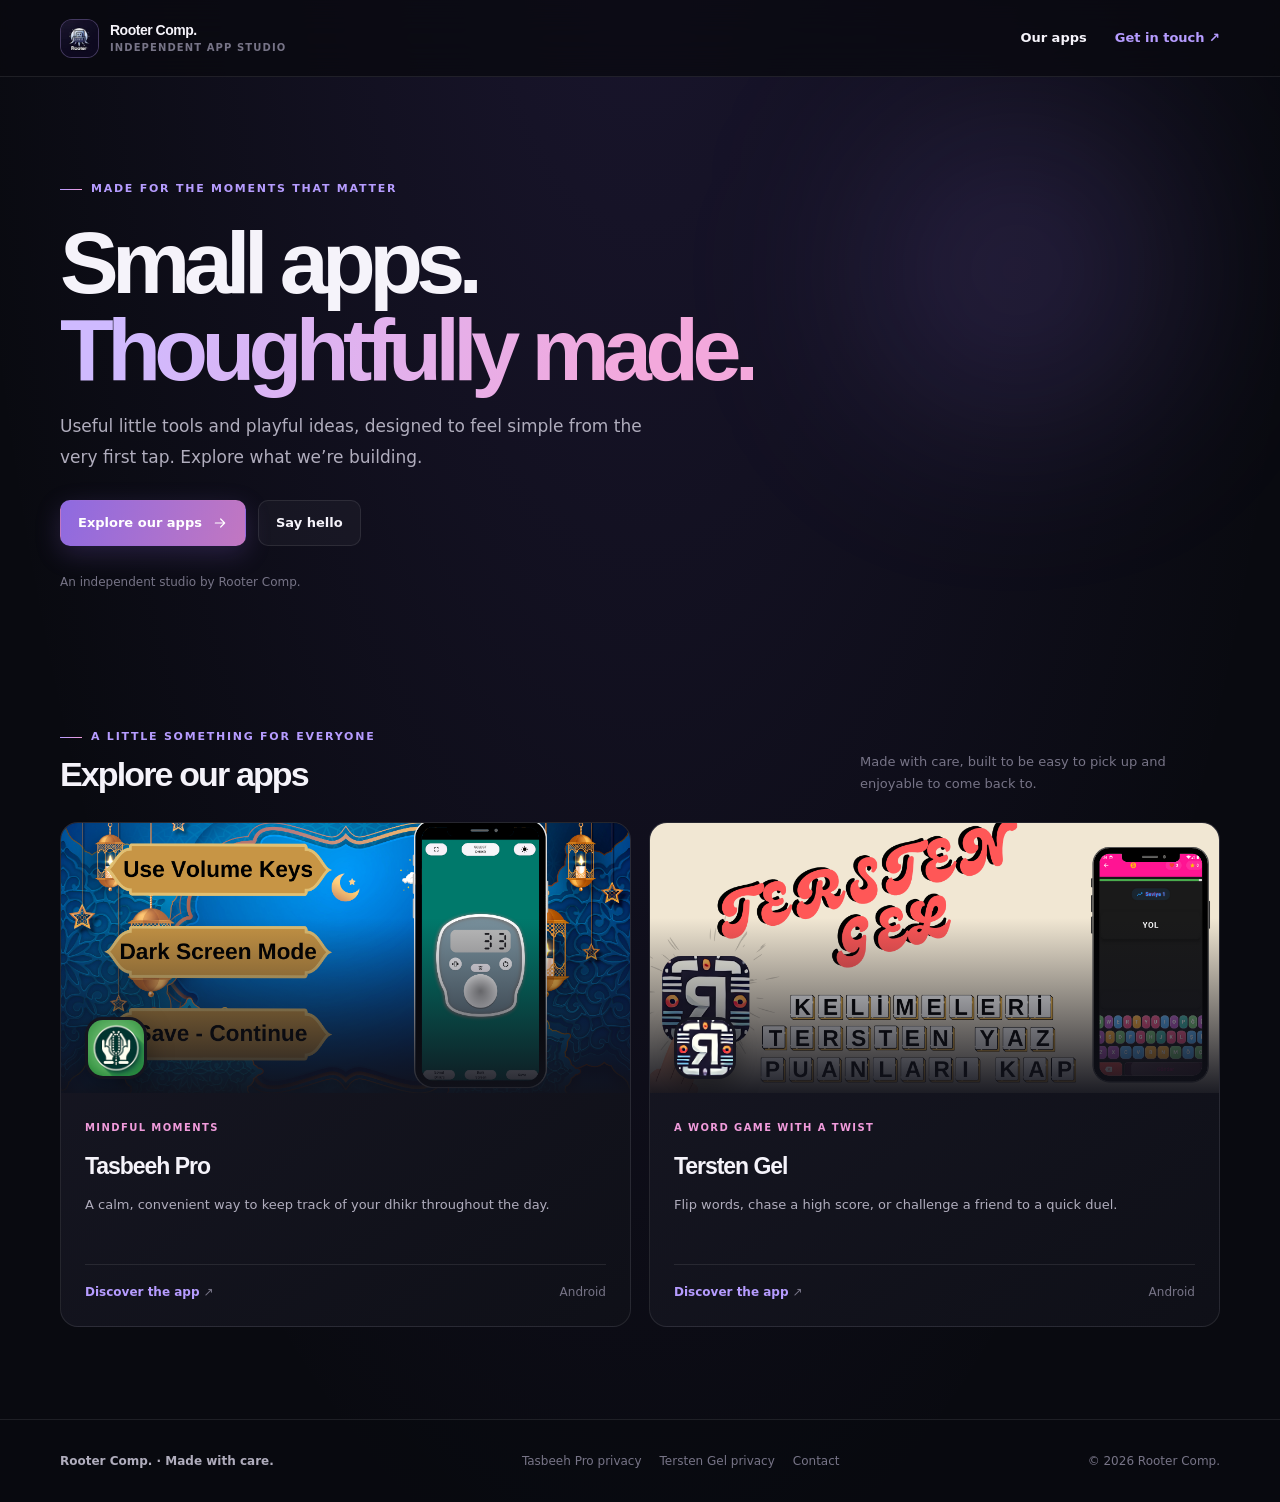
<file: index.html>
<!DOCTYPE html>
<html lang="en">
<head>
    <meta charset="UTF-8">
    <meta name="viewport" content="width=device-width, initial-scale=1">
    <meta name="theme-color" content="#090a10">
    <meta name="description" content="Rooter Comp. builds thoughtful mobile apps for everyday life and play.">
    <title>Rooter Comp. — Small apps, made thoughtfully</title>
    <link rel="icon" href="/images/logo.png" type="image/png">
    <link rel="stylesheet" href="/styles.css">
</head>
<body>
    <header class="site-header">
        <div class="nav-wrap">
            <a class="brand" href="/" aria-label="Rooter Comp. home">
                <img class="brand-logo" src="/images/logo.png" alt="">
                <span class="brand-copy">
                    <span class="brand-name">Rooter Comp.</span>
                    <span class="brand-caption">Independent app studio</span>
                </span>
            </a>
            <nav class="site-nav" aria-label="Main navigation">
                <a href="#apps" aria-current="page">Our apps</a>
                <a class="nav-cta" href="mailto:rootercomp@gmail.com">Get in touch ↗</a>
            </nav>
        </div>
    </header>

    <main>
        <section class="container hero">
            <span class="eyebrow">Made for the moments that matter</span>
            <h1>Small apps.<br><span class="gradient-text">Thoughtfully made.</span></h1>
            <p class="hero-lead">
                Useful little tools and playful ideas, designed to feel simple from
                the very first tap. Explore what we’re building.
            </p>
            <div class="hero-actions">
                <a class="button button-primary" href="#apps">
                    Explore our apps
                    <svg viewBox="0 0 24 24" fill="none" stroke="currentColor" stroke-width="1.8" stroke-linecap="round" stroke-linejoin="round" aria-hidden="true">
                        <path d="M5 12h14M13 6l6 6-6 6"></path>
                    </svg>
                </a>
                <a class="button" href="mailto:rootercomp@gmail.com">Say hello</a>
            </div>
            <p class="hero-note">An independent studio by Rooter Comp.</p>
        </section>

        <section class="container section" id="apps">
            <div class="section-heading">
                <div>
                    <span class="eyebrow">A little something for everyone</span>
                    <h2>Explore our apps</h2>
                </div>
                <p>Made with care, built to be easy to pick up and enjoyable to come back to.</p>
            </div>

            <div class="app-grid">
                <a class="app-card" href="/app1.html">
                    <div class="card-image">
                        <img src="/images/tasbeeh-ss1.png" alt="Tasbeeh Pro app screen" loading="lazy">
                        <img class="card-icon" src="/images/tasbeeh-icon.png" alt="" loading="lazy">
                    </div>
                    <div class="card-body">
                        <span class="card-kicker">Mindful moments</span>
                        <h3>Tasbeeh Pro</h3>
                        <p>A calm, convenient way to keep track of your dhikr throughout the day.</p>
                        <div class="card-bottom">
                            <span>Discover the app <span aria-hidden="true">↗</span></span>
                            <span>Android</span>
                        </div>
                    </div>
                </a>

                <a class="app-card" href="/app2.html">
                    <div class="card-image">
                        <img src="/images/tersten-ss1.png" alt="Tersten Gel app screen" loading="lazy">
                        <img class="card-icon" src="/images/tersten-icon.png" alt="" loading="lazy">
                    </div>
                    <div class="card-body">
                        <span class="card-kicker">A word game with a twist</span>
                        <h3>Tersten Gel</h3>
                        <p>Flip words, chase a high score, or challenge a friend to a quick duel.</p>
                        <div class="card-bottom">
                            <span>Discover the app <span aria-hidden="true">↗</span></span>
                            <span>Android</span>
                        </div>
                    </div>
                </a>
            </div>
        </section>
    </main>

    <footer class="site-footer">
        <div class="footer-wrap">
            <span class="footer-brand">Rooter Comp. <span aria-hidden="true">·</span> Made with care.</span>
            <div class="footer-links">
                <a href="/privacy1.html">Tasbeeh Pro privacy</a>
                <a href="/privacy2.html">Tersten Gel privacy</a>
                <a href="mailto:rootercomp@gmail.com">Contact</a>
            </div>
            <span>© 2026 Rooter Comp.</span>
        </div>
    </footer>
</body>
</html>
</file>
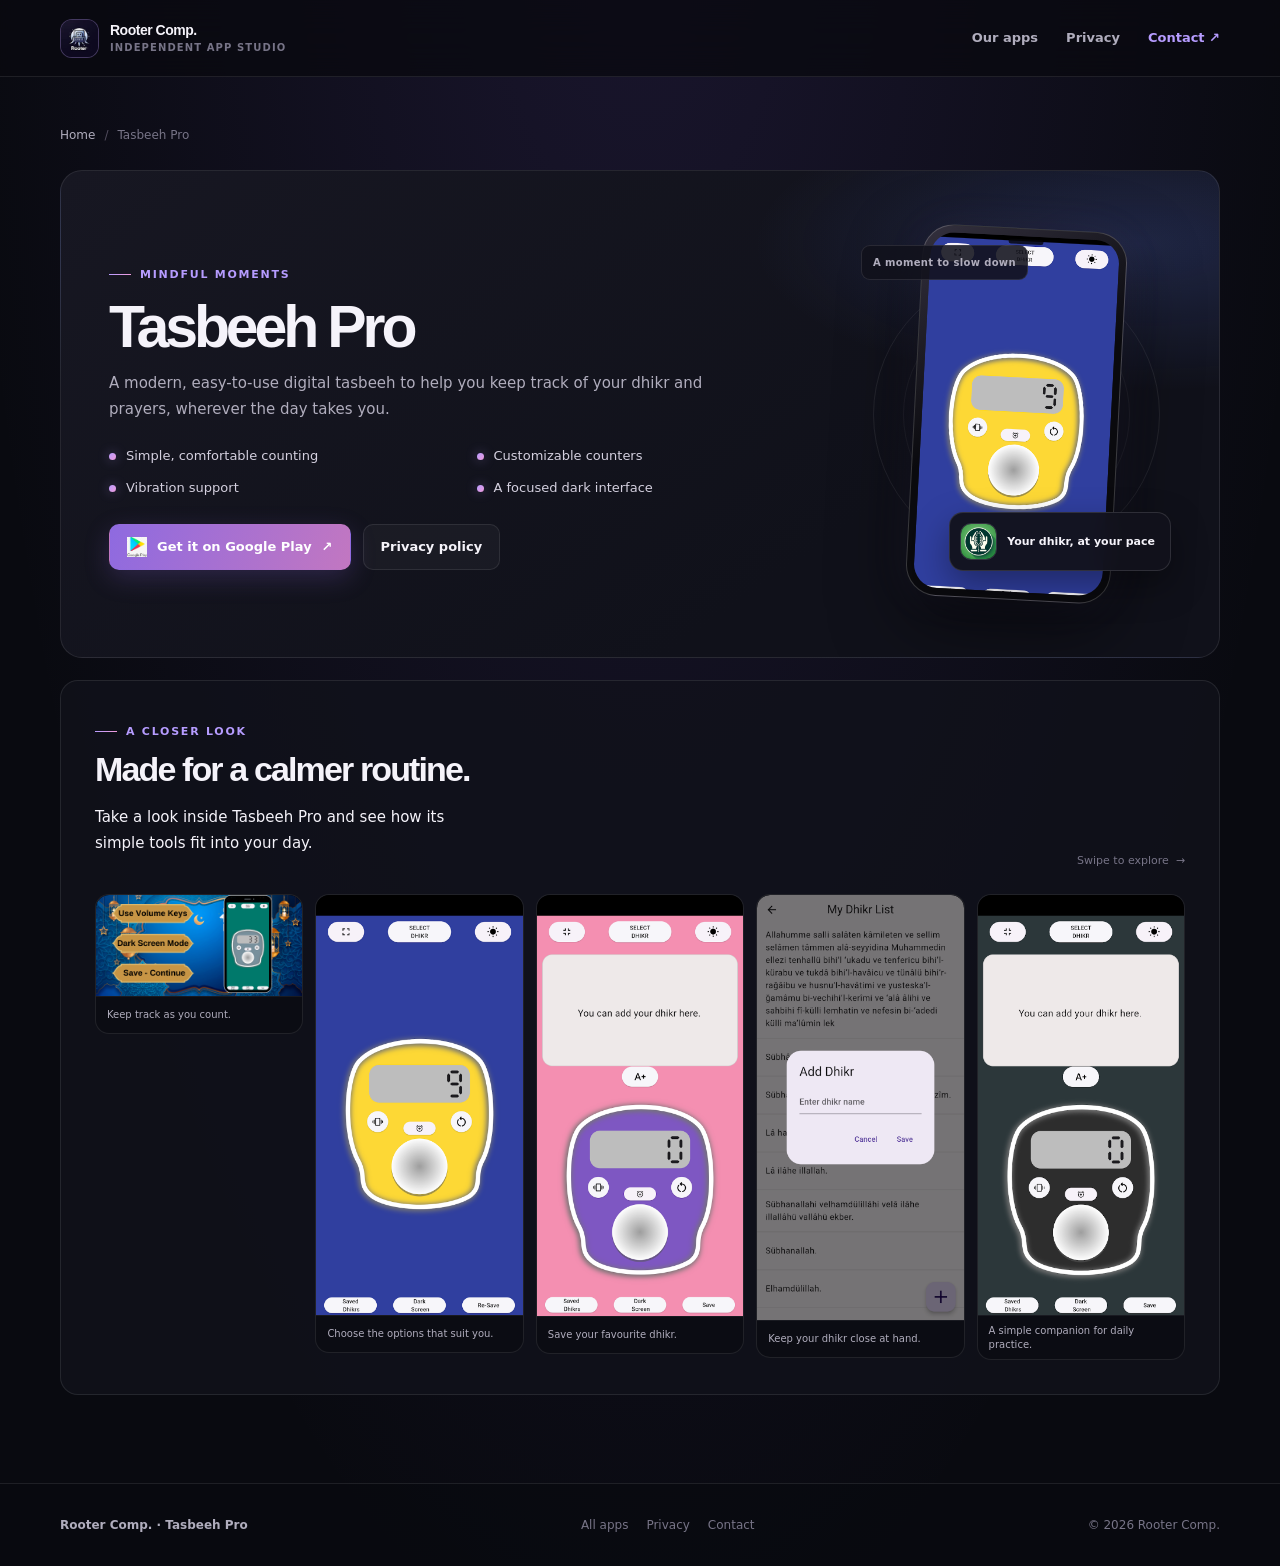
<file: app1.html>
<!DOCTYPE html>
<html lang="en">
<head>
    <meta charset="UTF-8">
    <meta name="viewport" content="width=device-width, initial-scale=1">
    <meta name="theme-color" content="#090a10">
    <meta name="description" content="Discover Tasbeeh Pro by Rooter Comp., a simple digital tasbeeh for your daily dhikr.">
    <title>Tasbeeh Pro — Rooter Comp.</title>
    <link rel="icon" href="/images/logo.png" type="image/png">
    <link rel="stylesheet" href="/styles.css">
</head>
<body>
    <header class="site-header">
        <div class="nav-wrap">
            <a class="brand" href="/" aria-label="Rooter Comp. home">
                <img class="brand-logo" src="/images/logo.png" alt="">
                <span class="brand-copy"><span class="brand-name">Rooter Comp.</span><span class="brand-caption">Independent app studio</span></span>
            </a>
            <nav class="site-nav" aria-label="Main navigation">
                <a href="/">Our apps</a>
                <a href="/privacy1.html">Privacy</a>
                <a class="nav-cta" href="mailto:rootercomp@gmail.com">Contact ↗</a>
            </nav>
        </div>
    </header>

    <main class="container page-main">
        <nav class="breadcrumbs" aria-label="Breadcrumb">
            <a href="/">Home</a><span class="separator" aria-hidden="true">/</span><span>Tasbeeh Pro</span>
        </nav>

        <section class="product-hero product-hero--tasbeeh">
            <div class="product-copy">
                <span class="eyebrow">Mindful moments</span>
                <h1>Tasbeeh Pro</h1>
                <p>
                    A modern, easy-to-use digital tasbeeh to help you keep track of
                    your dhikr and prayers, wherever the day takes you.
                </p>
                <ul class="feature-list">
                    <li>Simple, comfortable counting</li>
                    <li>Customizable counters</li>
                    <li>Vibration support</li>
                    <li>A focused dark interface</li>
                </ul>
                <div class="hero-actions product-actions">
                    <a class="button button-primary" href="https://play.google.com/store/apps/details?id=com.rootercomp.dhikrmatic" target="_blank" rel="noopener noreferrer">
                        <img src="/images/google-play-badge.png" alt="" width="20" height="20">
                        Get it on Google Play
                        <span aria-hidden="true">↗</span>
                    </a>
                    <a class="button button-secondary" href="/privacy1.html">Privacy policy</a>
                </div>
            </div>
            <div class="product-showcase" aria-label="Tasbeeh Pro app preview">
                <span class="showcase-label">A moment to slow down</span>
                <figure class="showcase-device">
                    <img src="/images/tasbeeh-ss2.png" alt="Tasbeeh Pro counter screen">
                </figure>
                <div class="showcase-badge">
                    <img src="/images/tasbeeh-icon.png" alt="">
                    <span>Your dhikr, at your pace</span>
                </div>
            </div>
        </section>

        <section class="content-panel" aria-labelledby="screenshots-title">
            <div class="gallery-heading">
                <div>
                    <span class="eyebrow">A closer look</span>
                    <h2 id="screenshots-title">Made for a calmer routine.</h2>
                    <p>Take a look inside Tasbeeh Pro and see how its simple tools fit into your day.</p>
                </div>
                <span class="gallery-hint">Swipe to explore&nbsp; →</span>
            </div>
            <div class="screenshots">
                <figure class="screenshot-card"><img class="screenshot" src="/images/tasbeeh-ss1.png" alt="Tasbeeh Pro counter screen" loading="lazy"><figcaption>Keep track as you count.</figcaption></figure>
                <figure class="screenshot-card"><img class="screenshot" src="/images/tasbeeh-ss2.png" alt="Tasbeeh Pro settings screen" loading="lazy"><figcaption>Choose the options that suit you.</figcaption></figure>
                <figure class="screenshot-card"><img class="screenshot" src="/images/tasbeeh-ss3.png" alt="Tasbeeh Pro saved dhikr screen" loading="lazy"><figcaption>Save your favourite dhikr.</figcaption></figure>
                <figure class="screenshot-card"><img class="screenshot" src="/images/tasbeeh-ss4.png" alt="Tasbeeh Pro dhikr list screen" loading="lazy"><figcaption>Keep your dhikr close at hand.</figcaption></figure>
                <figure class="screenshot-card"><img class="screenshot" src="/images/tasbeeh-ss5.png" alt="Tasbeeh Pro app screen" loading="lazy"><figcaption>A simple companion for daily practice.</figcaption></figure>
            </div>
        </section>
    </main>

    <footer class="site-footer">
        <div class="footer-wrap">
            <span class="footer-brand">Rooter Comp. <span aria-hidden="true">·</span> Tasbeeh Pro</span>
            <div class="footer-links"><a href="/">All apps</a><a href="/privacy1.html">Privacy</a><a href="mailto:rootercomp@gmail.com">Contact</a></div>
            <span>© 2026 Rooter Comp.</span>
        </div>
    </footer>
</body>
</html>
</file>
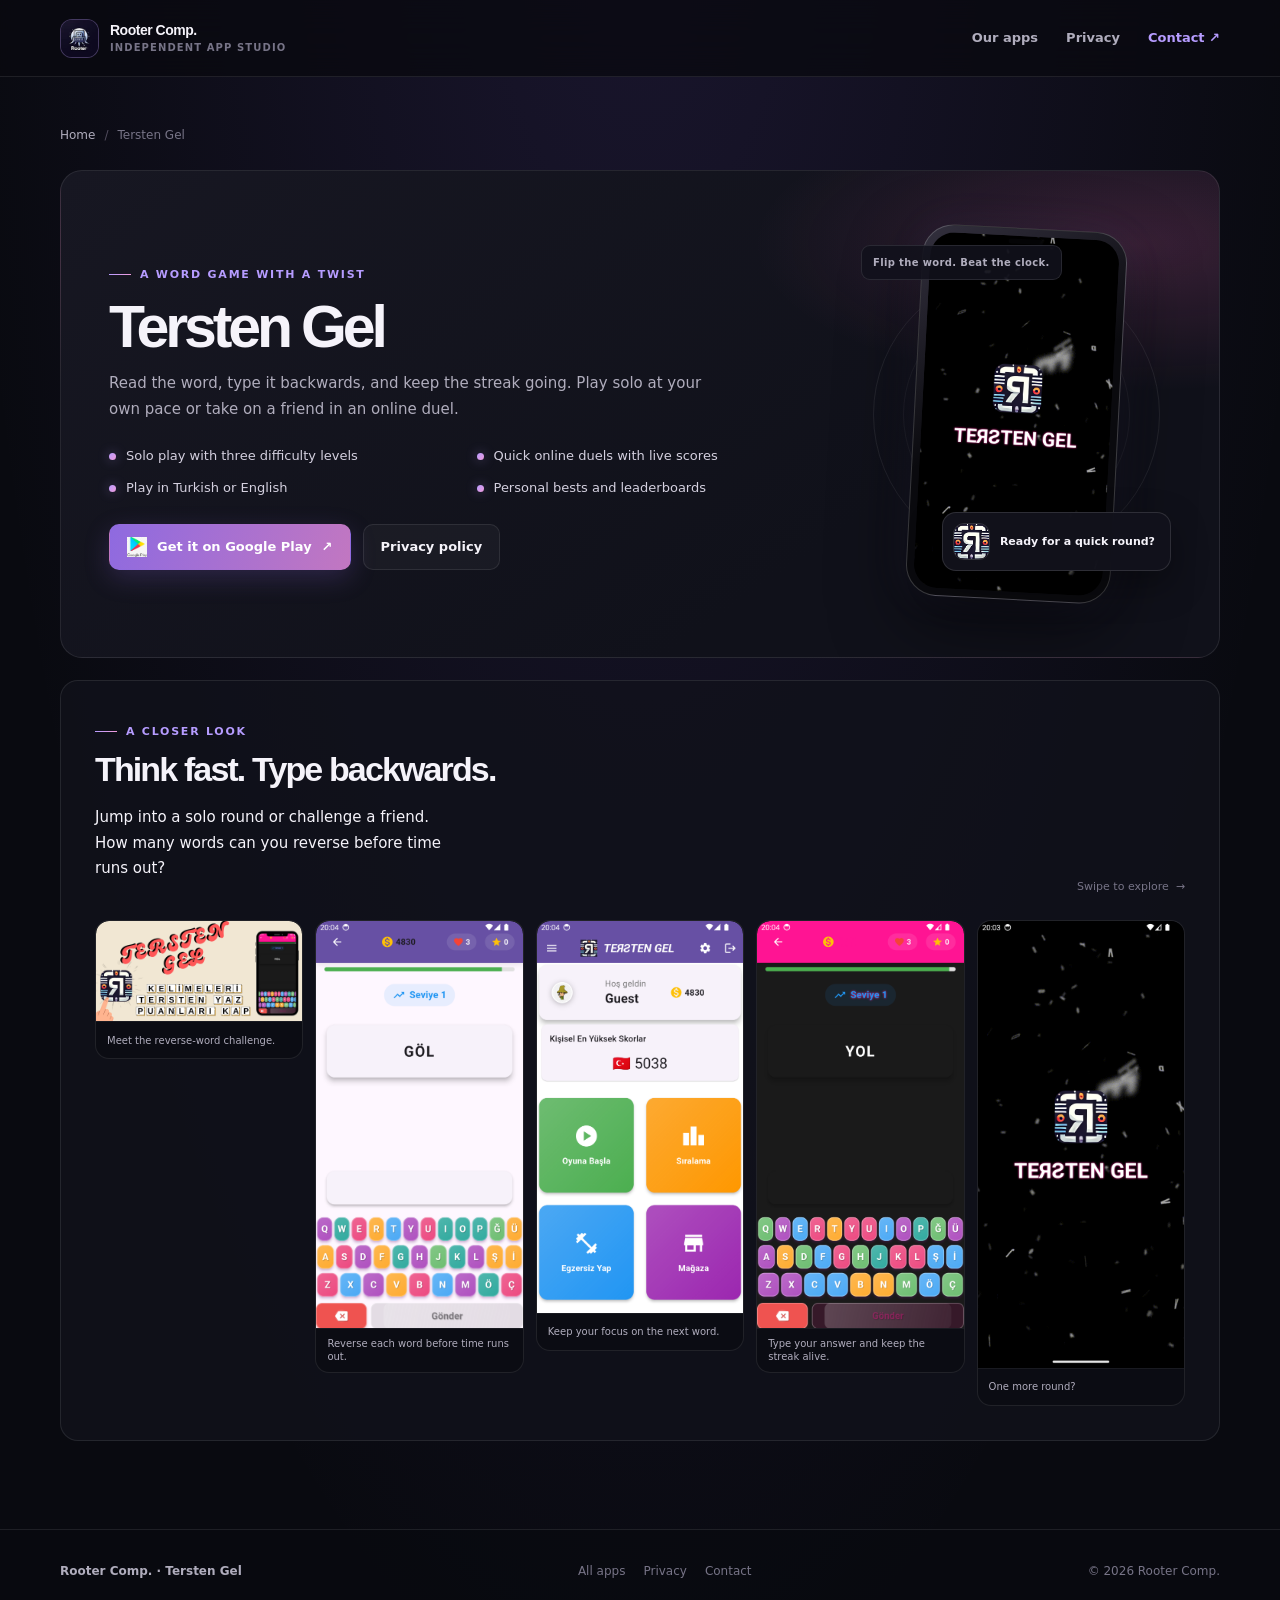
<file: app2.html>
<!DOCTYPE html>
<html lang="en">
<head>
    <meta charset="UTF-8">
    <meta name="viewport" content="width=device-width, initial-scale=1">
    <meta name="theme-color" content="#090a10">
    <meta name="description" content="Meet Tersten Gel by Rooter Comp., a fast-paced word reversal game with solo play and online duels.">
    <title>Tersten Gel — Rooter Comp.</title>
    <link rel="icon" href="/images/logo.png" type="image/png">
    <link rel="stylesheet" href="/styles.css">
</head>
<body>
    <header class="site-header">
        <div class="nav-wrap">
            <a class="brand" href="/" aria-label="Rooter Comp. home">
                <img class="brand-logo" src="/images/logo.png" alt="">
                <span class="brand-copy"><span class="brand-name">Rooter Comp.</span><span class="brand-caption">Independent app studio</span></span>
            </a>
            <nav class="site-nav" aria-label="Main navigation">
                <a href="/">Our apps</a>
                <a href="/privacy2.html">Privacy</a>
                <a class="nav-cta" href="mailto:rootercomp@gmail.com">Contact ↗</a>
            </nav>
        </div>
    </header>

    <main class="container page-main">
        <nav class="breadcrumbs" aria-label="Breadcrumb">
            <a href="/">Home</a><span class="separator" aria-hidden="true">/</span><span>Tersten Gel</span>
        </nav>

        <section class="product-hero product-hero--game">
            <div class="product-copy">
                <span class="eyebrow">A word game with a twist</span>
                <h1>Tersten Gel</h1>
                <p>
                    Read the word, type it backwards, and keep the streak going.
                    Play solo at your own pace or take on a friend in an online duel.
                </p>
                <ul class="feature-list">
                    <li>Solo play with three difficulty levels</li>
                    <li>Quick online duels with live scores</li>
                    <li>Play in Turkish or English</li>
                    <li>Personal bests and leaderboards</li>
                </ul>
                <div class="hero-actions product-actions">
                    <a class="button button-primary" href="https://play.google.com/store/apps/details?id=com.rootercomp.reverse_word" target="_blank" rel="noopener noreferrer">
                        <img src="/images/google-play-badge.png" alt="" width="20" height="20">
                        Get it on Google Play
                        <span aria-hidden="true">↗</span>
                    </a>
                    <a class="button button-secondary" href="/privacy2.html">Privacy policy</a>
                </div>
            </div>
            <div class="product-showcase" aria-label="Tersten Gel app preview">
                <span class="showcase-label">Flip the word. Beat the clock.</span>
                <figure class="showcase-device">
                    <img src="/images/tersten-ss5.png" alt="Tersten Gel game artwork">
                </figure>
                <div class="showcase-badge">
                    <img src="/images/tersten-icon.png" alt="">
                    <span>Ready for a quick round?</span>
                </div>
            </div>
        </section>

        <section class="content-panel" aria-labelledby="screenshots-title">
            <div class="gallery-heading">
                <div>
                    <span class="eyebrow">A closer look</span>
                    <h2 id="screenshots-title">Think fast. Type backwards.</h2>
                    <p>Jump into a solo round or challenge a friend. How many words can you reverse before time runs out?</p>
                </div>
                <span class="gallery-hint">Swipe to explore&nbsp; →</span>
            </div>
            <div class="screenshots">
                <figure class="screenshot-card"><img class="screenshot" src="/images/tersten-ss1.png" alt="Tersten Gel reverse-word game artwork" loading="lazy"><figcaption>Meet the reverse-word challenge.</figcaption></figure>
                <figure class="screenshot-card"><img class="screenshot" src="/images/tersten-ss2.png" alt="Tersten Gel solo gameplay screen" loading="lazy"><figcaption>Reverse each word before time runs out.</figcaption></figure>
                <figure class="screenshot-card"><img class="screenshot" src="/images/tersten-ss3.png" alt="Tersten Gel gameplay screen" loading="lazy"><figcaption>Keep your focus on the next word.</figcaption></figure>
                <figure class="screenshot-card"><img class="screenshot" src="/images/tersten-ss4.png" alt="Tersten Gel gameplay keyboard" loading="lazy"><figcaption>Type your answer and keep the streak alive.</figcaption></figure>
                <figure class="screenshot-card"><img class="screenshot" src="/images/tersten-ss5.png" alt="Tersten Gel app launch artwork" loading="lazy"><figcaption>One more round?</figcaption></figure>
            </div>
        </section>
    </main>

    <footer class="site-footer">
        <div class="footer-wrap">
            <span class="footer-brand">Rooter Comp. <span aria-hidden="true">·</span> Tersten Gel</span>
            <div class="footer-links"><a href="/">All apps</a><a href="/privacy2.html">Privacy</a><a href="mailto:rootercomp@gmail.com">Contact</a></div>
            <span>© 2026 Rooter Comp.</span>
        </div>
    </footer>
</body>
</html>
</file>
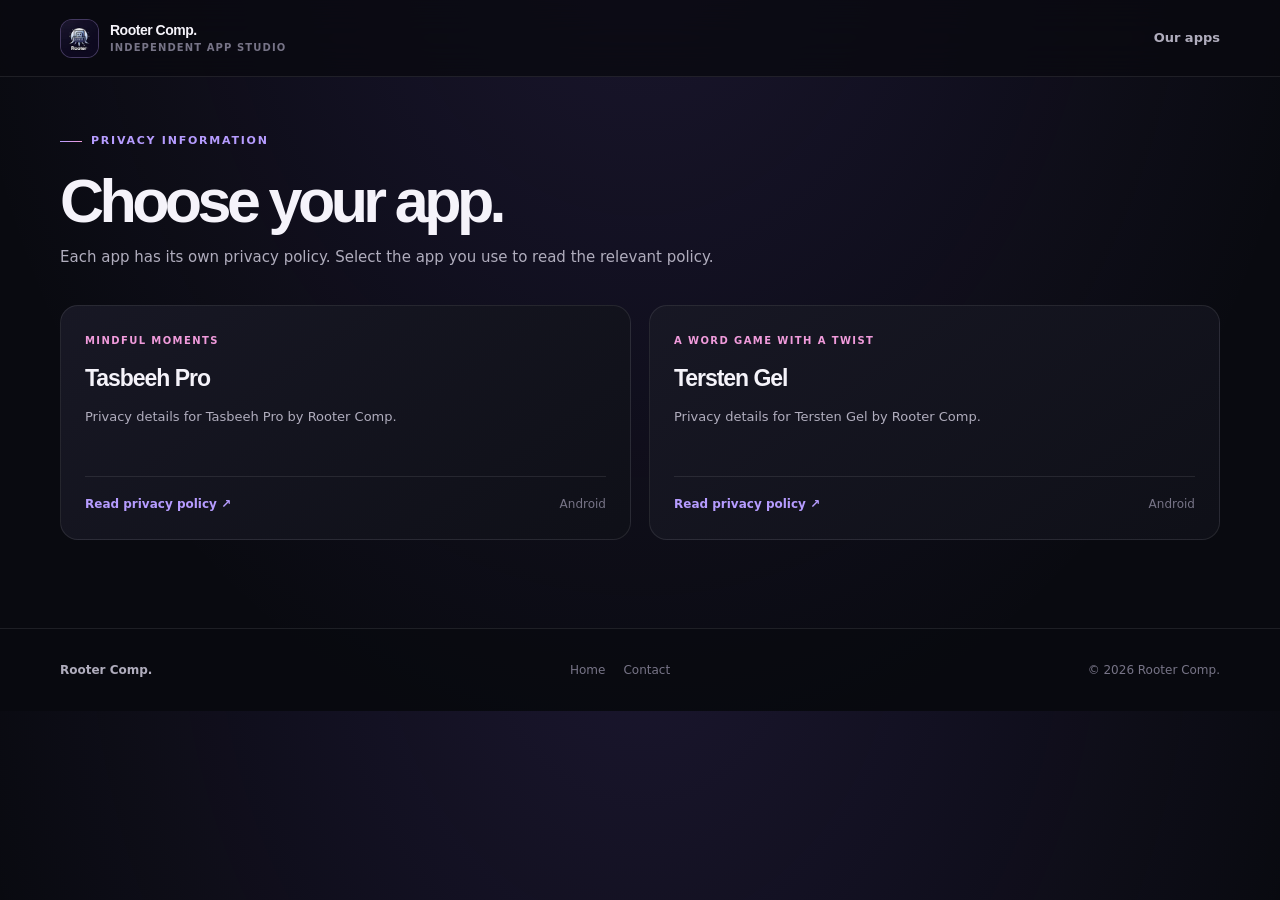
<file: privacy-policy.html>
<!DOCTYPE html>
<html lang="en">
<head>
    <meta charset="UTF-8">
    <meta name="viewport" content="width=device-width, initial-scale=1">
    <meta name="theme-color" content="#090a10">
    <meta name="robots" content="noindex,follow">
    <title>Choose a Privacy Policy — Rooter Comp.</title>
    <link rel="icon" href="/images/logo.png" type="image/png">
    <link rel="stylesheet" href="/styles.css">
</head>
<body>
    <header class="site-header">
        <div class="nav-wrap">
            <a class="brand" href="/" aria-label="Rooter Comp. home">
                <img class="brand-logo" src="/images/logo.png" alt="">
                <span class="brand-copy"><span class="brand-name">Rooter Comp.</span><span class="brand-caption">Independent app studio</span></span>
            </a>
            <nav class="site-nav" aria-label="Main navigation"><a href="/">Our apps</a></nav>
        </div>
    </header>
    <main class="container page-main">
        <div class="page-intro">
            <span class="eyebrow">Privacy information</span>
            <h1>Choose your app.</h1>
            <p>Each app has its own privacy policy. Select the app you use to read the relevant policy.</p>
        </div>
        <div class="app-grid">
            <a class="app-card" href="/privacy1.html">
                <div class="card-body">
                    <span class="card-kicker">Mindful moments</span>
                    <h3>Tasbeeh Pro</h3>
                    <p>Privacy details for Tasbeeh Pro by Rooter Comp.</p>
                    <div class="card-bottom"><span>Read privacy policy ↗</span><span>Android</span></div>
                </div>
            </a>
            <a class="app-card" href="/privacy2.html">
                <div class="card-body">
                    <span class="card-kicker">A word game with a twist</span>
                    <h3>Tersten Gel</h3>
                    <p>Privacy details for Tersten Gel by Rooter Comp.</p>
                    <div class="card-bottom"><span>Read privacy policy ↗</span><span>Android</span></div>
                </div>
            </a>
        </div>
    </main>
    <footer class="site-footer">
        <div class="footer-wrap">
            <span class="footer-brand">Rooter Comp.</span>
            <div class="footer-links"><a href="/">Home</a><a href="mailto:rootercomp@gmail.com">Contact</a></div>
            <span>© 2026 Rooter Comp.</span>
        </div>
    </footer>
</body>
</html>
</file>
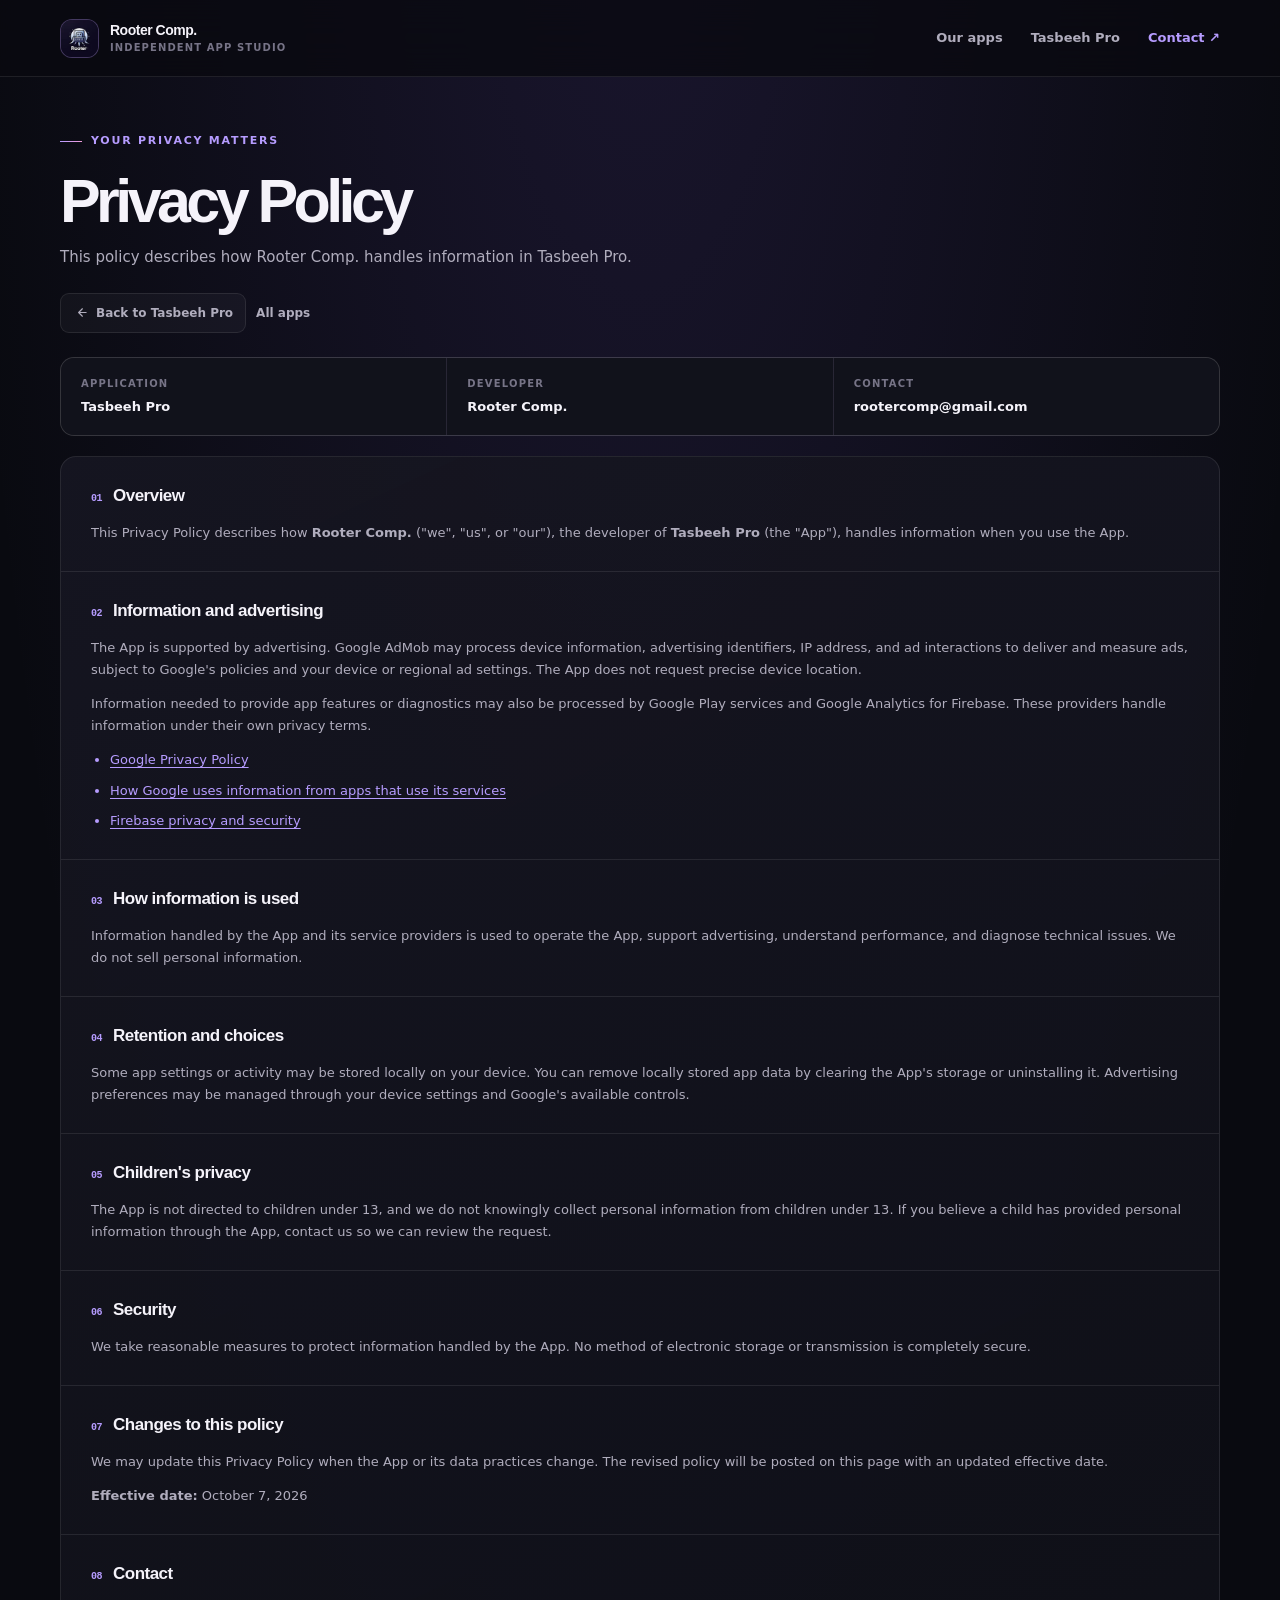
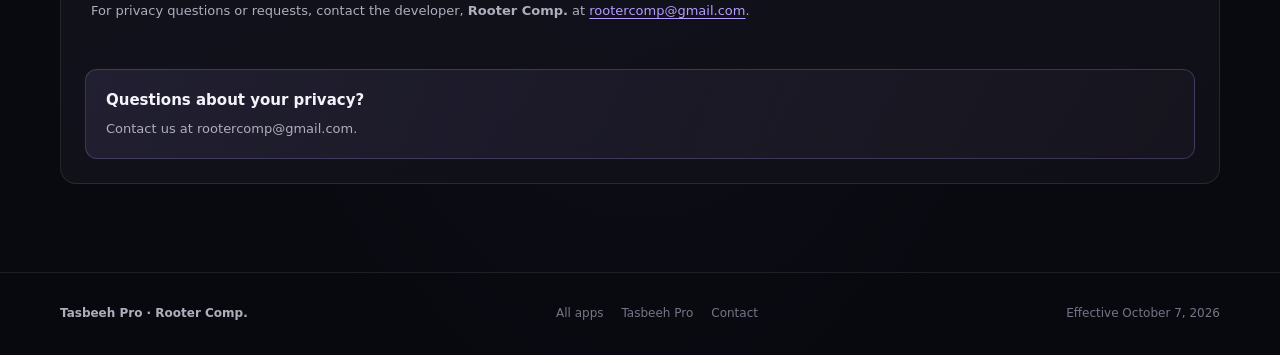
<file: privacy1.html>
<!DOCTYPE html>
<html lang="en">
<head>
    <meta charset="UTF-8">
    <meta name="viewport" content="width=device-width, initial-scale=1">
    <meta name="theme-color" content="#090a10">
    <meta name="description" content="Privacy Policy for Tasbeeh Pro by Rooter Comp.">
    <title>Privacy Policy — Tasbeeh Pro | Rooter Comp.</title>
    <link rel="icon" href="/images/logo.png" type="image/png">
    <link rel="stylesheet" href="/styles.css">
</head>
<body>
    <header class="site-header">
        <div class="nav-wrap">
            <a class="brand" href="/" aria-label="Rooter Comp. home">
                <img class="brand-logo" src="/images/logo.png" alt="">
                <span class="brand-copy"><span class="brand-name">Rooter Comp.</span><span class="brand-caption">Independent app studio</span></span>
            </a>
            <nav class="site-nav" aria-label="Main navigation">
                <a href="/">Our apps</a>
                <a href="/app1.html">Tasbeeh Pro</a>
                <a class="nav-cta" href="mailto:rootercomp@gmail.com">Contact ↗</a>
            </nav>
        </div>
    </header>

    <main class="container page-main">
        <div class="page-intro">
            <span class="eyebrow">Your privacy matters</span>
            <h1>Privacy Policy</h1>
            <p>This policy describes how Rooter Comp. handles information in Tasbeeh Pro.</p>
        </div>
        <nav class="policy-return" aria-label="Page navigation">
            <a class="return-primary" href="/app1.html">
                <svg viewBox="0 0 24 24" fill="none" stroke="currentColor" stroke-width="1.8" stroke-linecap="round" stroke-linejoin="round" aria-hidden="true"><path d="m15 18-6-6 6-6M9 12h12"></path></svg>
                Back to Tasbeeh Pro
            </a>
            <a href="/">All apps</a>
        </nav>
        <dl class="policy-meta">
            <div><dt>Application</dt><dd>Tasbeeh Pro</dd></div>
            <div><dt>Developer</dt><dd>Rooter Comp.</dd></div>
            <div><dt>Contact</dt><dd>rootercomp@gmail.com</dd></div>
        </dl>
        <article class="policy-content">
            <section class="policy-section" id="overview">
                <h2><span>01</span> Overview</h2>
                <p>This Privacy Policy describes how <strong>Rooter Comp.</strong> ("we", "us", or "our"), the developer of <strong>Tasbeeh Pro</strong> (the "App"), handles information when you use the App.</p>
            </section>
            <section class="policy-section" id="information">
                <h2><span>02</span> Information and advertising</h2>
                <p>The App is supported by advertising. Google AdMob may process device information, advertising identifiers, IP address, and ad interactions to deliver and measure ads, subject to Google's policies and your device or regional ad settings. The App does not request precise device location.</p>
                <p>Information needed to provide app features or diagnostics may also be processed by Google Play services and Google Analytics for Firebase. These providers handle information under their own privacy terms.</p>
                <ul>
                    <li><a href="https://policies.google.com/privacy" target="_blank" rel="noopener noreferrer">Google Privacy Policy</a></li>
                    <li><a href="https://support.google.com/admob/answer/6128543?hl=en" target="_blank" rel="noopener noreferrer">How Google uses information from apps that use its services</a></li>
                    <li><a href="https://firebase.google.com/support/privacy" target="_blank" rel="noopener noreferrer">Firebase privacy and security</a></li>
                </ul>
            </section>
            <section class="policy-section" id="use">
                <h2><span>03</span> How information is used</h2>
                <p>Information handled by the App and its service providers is used to operate the App, support advertising, understand performance, and diagnose technical issues. We do not sell personal information.</p>
            </section>
            <section class="policy-section" id="retention">
                <h2><span>04</span> Retention and choices</h2>
                <p>Some app settings or activity may be stored locally on your device. You can remove locally stored app data by clearing the App's storage or uninstalling it. Advertising preferences may be managed through your device settings and Google's available controls.</p>
            </section>
            <section class="policy-section" id="children">
                <h2><span>05</span> Children's privacy</h2>
                <p>The App is not directed to children under 13, and we do not knowingly collect personal information from children under 13. If you believe a child has provided personal information through the App, contact us so we can review the request.</p>
            </section>
            <section class="policy-section" id="security">
                <h2><span>06</span> Security</h2>
                <p>We take reasonable measures to protect information handled by the App. No method of electronic storage or transmission is completely secure.</p>
            </section>
            <section class="policy-section" id="changes">
                <h2><span>07</span> Changes to this policy</h2>
                <p>We may update this Privacy Policy when the App or its data practices change. The revised policy will be posted on this page with an updated effective date.</p>
                <p><strong>Effective date:</strong> October 7, 2026</p>
            </section>
            <section class="policy-section" id="contact">
                <h2><span>08</span> Contact</h2>
                <p>For privacy questions or requests, contact the developer, <strong>Rooter Comp.</strong> at <a href="mailto:rootercomp@gmail.com">rootercomp@gmail.com</a>.</p>
            </section>
            <aside class="policy-contact">
                <strong>Questions about your privacy?</strong>
                <p>Contact us at <a href="mailto:rootercomp@gmail.com">rootercomp@gmail.com</a>.</p>
            </aside>
        </article>
    </main>

    <footer class="site-footer">
        <div class="footer-wrap">
            <span class="footer-brand">Tasbeeh Pro <span aria-hidden="true">·</span> Rooter Comp.</span>
            <div class="footer-links"><a href="/">All apps</a><a href="/app1.html">Tasbeeh Pro</a><a href="mailto:rootercomp@gmail.com">Contact</a></div>
            <span>Effective October 7, 2026</span>
        </div>
    </footer>
</body>
</html>
</file>
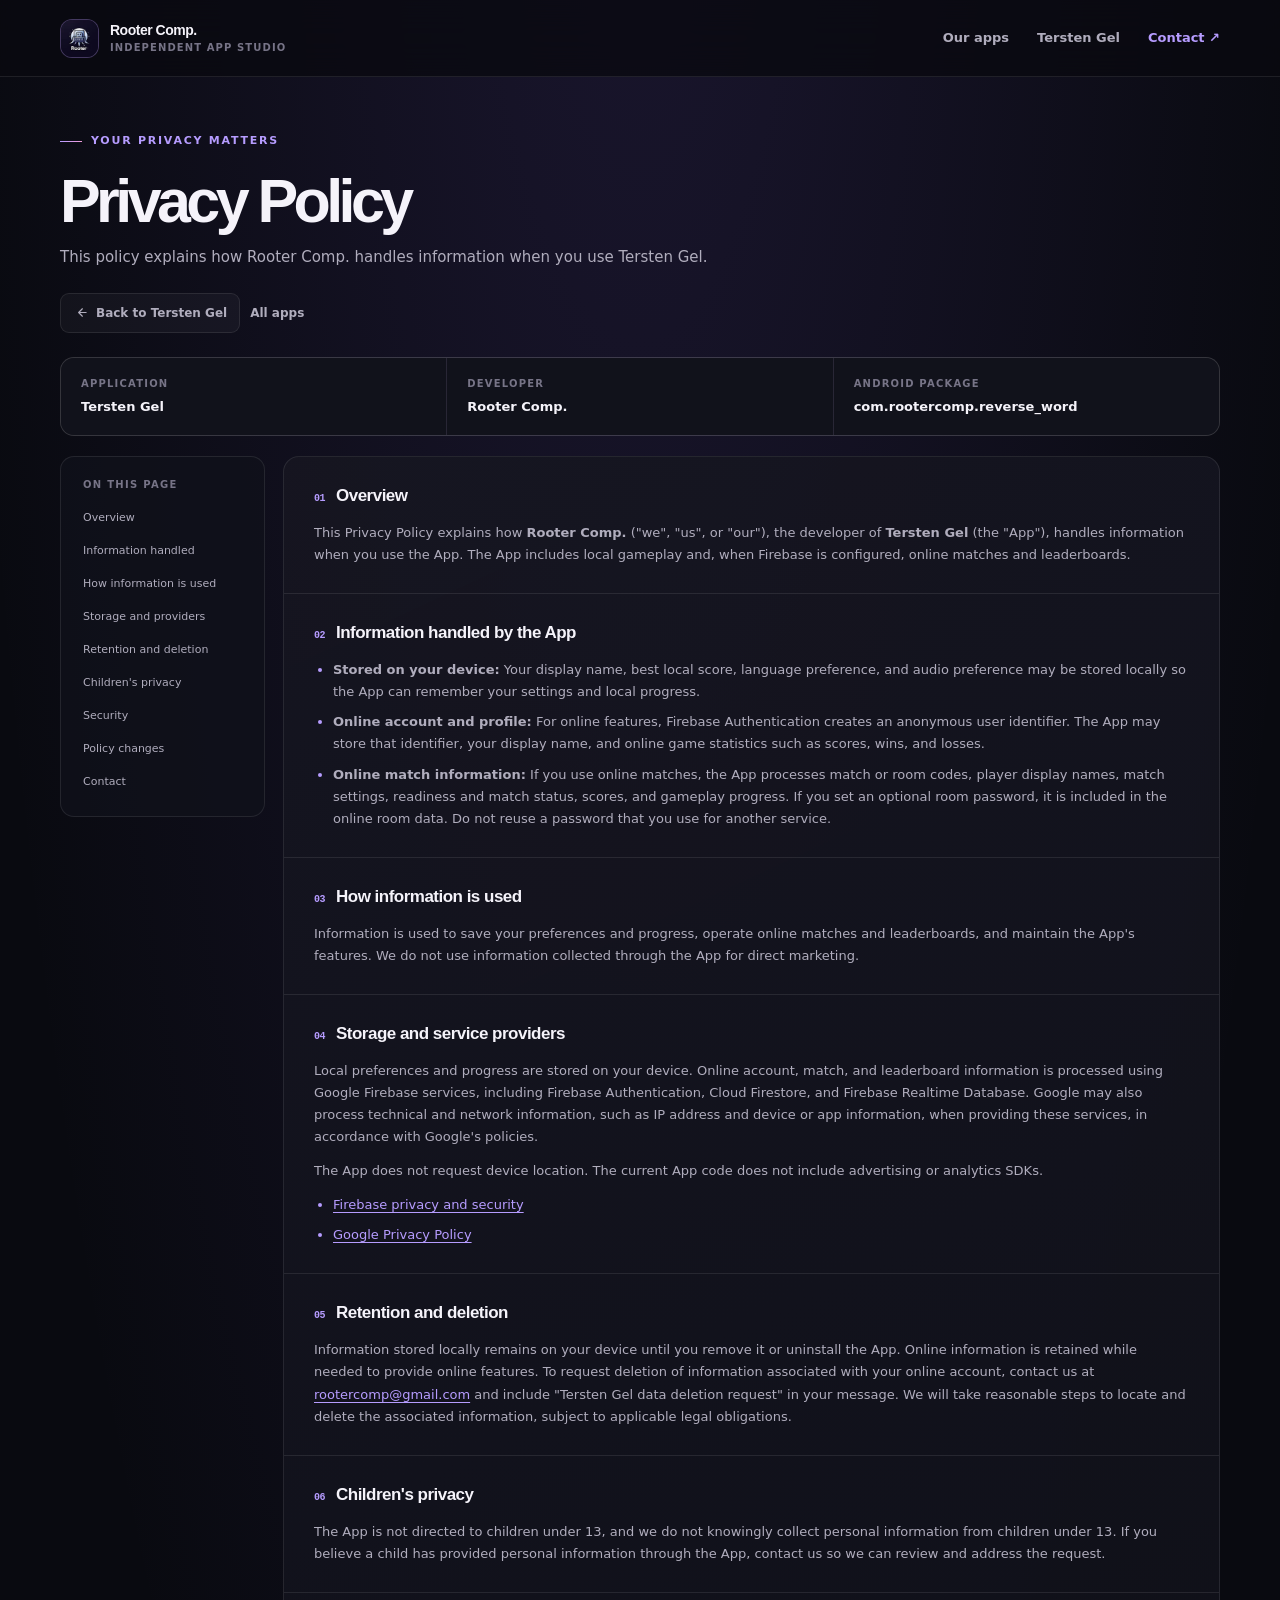
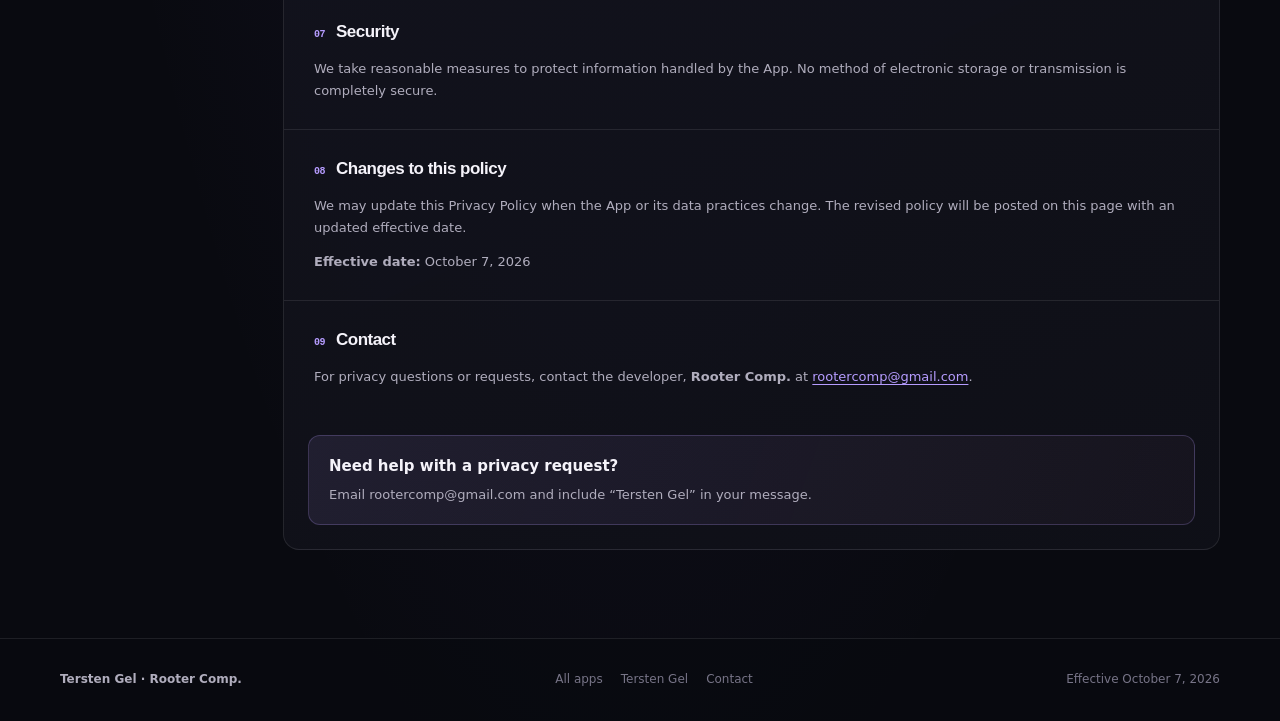
<file: privacy2.html>
<!DOCTYPE html>
<html lang="en">
<head>
    <meta charset="UTF-8">
    <meta name="viewport" content="width=device-width, initial-scale=1">
    <meta name="theme-color" content="#090a10">
    <meta name="description" content="Privacy Policy for Tersten Gel, the Android app by Rooter Comp. Package: com.rootercomp.reverse_word.">
    <title>Privacy Policy — Tersten Gel | Rooter Comp.</title>
    <link rel="icon" href="/images/logo.png" type="image/png">
    <link rel="canonical" href="https://rootercomp.github.io/privacy2.html">
    <link rel="stylesheet" href="/styles.css">
</head>
<body>
    <header class="site-header">
        <div class="nav-wrap">
            <a class="brand" href="/" aria-label="Rooter Comp. home">
                <img class="brand-logo" src="/images/logo.png" alt="">
                <span class="brand-copy"><span class="brand-name">Rooter Comp.</span><span class="brand-caption">Independent app studio</span></span>
            </a>
            <nav class="site-nav" aria-label="Main navigation">
                <a href="/">Our apps</a>
                <a href="/app2.html">Tersten Gel</a>
                <a class="nav-cta" href="mailto:rootercomp@gmail.com">Contact ↗</a>
            </nav>
        </div>
    </header>

    <main class="container page-main">
        <div class="page-intro">
            <span class="eyebrow">Your privacy matters</span>
            <h1>Privacy Policy</h1>
            <p>This policy explains how Rooter Comp. handles information when you use Tersten Gel.</p>
        </div>

        <nav class="policy-return" aria-label="Page navigation">
            <a class="return-primary" href="/app2.html">
                <svg viewBox="0 0 24 24" fill="none" stroke="currentColor" stroke-width="1.8" stroke-linecap="round" stroke-linejoin="round" aria-hidden="true"><path d="m15 18-6-6 6-6M9 12h12"></path></svg>
                Back to Tersten Gel
            </a>
            <a href="/">All apps</a>
        </nav>

        <dl class="policy-meta">
            <div><dt>Application</dt><dd>Tersten Gel</dd></div>
            <div><dt>Developer</dt><dd>Rooter Comp.</dd></div>
            <div><dt>Android package</dt><dd>com.rootercomp.reverse_word</dd></div>
        </dl>

        <div class="policy-layout">
            <nav class="toc" aria-label="On this page">
                <h2>On this page</h2>
                <ol>
                    <li><a href="#overview">Overview</a></li>
                    <li><a href="#information">Information handled</a></li>
                    <li><a href="#use">How information is used</a></li>
                    <li><a href="#providers">Storage and providers</a></li>
                    <li><a href="#retention">Retention and deletion</a></li>
                    <li><a href="#children">Children's privacy</a></li>
                    <li><a href="#security">Security</a></li>
                    <li><a href="#changes">Policy changes</a></li>
                    <li><a href="#contact">Contact</a></li>
                </ol>
            </nav>

            <article class="policy-content">
                <section class="policy-section" id="overview">
                    <h2><span>01</span> Overview</h2>
                    <p>
                        This Privacy Policy explains how <strong>Rooter Comp.</strong>
                        ("we", "us", or "our"), the developer of <strong>Tersten Gel</strong>
                        (the "App"), handles information when you use the App. The App
                        includes local gameplay and, when Firebase is configured, online
                        matches and leaderboards.
                    </p>
                </section>
                <section class="policy-section" id="information">
                    <h2><span>02</span> Information handled by the App</h2>
                    <ul>
                        <li><strong>Stored on your device:</strong> Your display name, best local score, language preference, and audio preference may be stored locally so the App can remember your settings and local progress.</li>
                        <li><strong>Online account and profile:</strong> For online features, Firebase Authentication creates an anonymous user identifier. The App may store that identifier, your display name, and online game statistics such as scores, wins, and losses.</li>
                        <li><strong>Online match information:</strong> If you use online matches, the App processes match or room codes, player display names, match settings, readiness and match status, scores, and gameplay progress. If you set an optional room password, it is included in the online room data. Do not reuse a password that you use for another service.</li>
                    </ul>
                </section>
                <section class="policy-section" id="use">
                    <h2><span>03</span> How information is used</h2>
                    <p>Information is used to save your preferences and progress, operate online matches and leaderboards, and maintain the App's features. We do not use information collected through the App for direct marketing.</p>
                </section>
                <section class="policy-section" id="providers">
                    <h2><span>04</span> Storage and service providers</h2>
                    <p>
                        Local preferences and progress are stored on your device.
                        Online account, match, and leaderboard information is processed
                        using Google Firebase services, including Firebase
                        Authentication, Cloud Firestore, and Firebase Realtime Database.
                        Google may also process technical and network information, such
                        as IP address and device or app information, when providing
                        these services, in accordance with Google's policies.
                    </p>
                    <p>The App does not request device location. The current App code does not include advertising or analytics SDKs.</p>
                    <ul>
                        <li><a href="https://firebase.google.com/support/privacy" target="_blank" rel="noopener noreferrer">Firebase privacy and security</a></li>
                        <li><a href="https://policies.google.com/privacy" target="_blank" rel="noopener noreferrer">Google Privacy Policy</a></li>
                    </ul>
                </section>
                <section class="policy-section" id="retention">
                    <h2><span>05</span> Retention and deletion</h2>
                    <p>
                        Information stored locally remains on your device until you
                        remove it or uninstall the App. Online information is retained
                        while needed to provide online features. To request deletion of
                        information associated with your online account, contact us at
                        <a href="mailto:rootercomp@gmail.com">rootercomp@gmail.com</a>
                        and include "Tersten Gel data deletion request" in your message.
                        We will take reasonable steps to locate and delete the associated
                        information, subject to applicable legal obligations.
                    </p>
                </section>
                <section class="policy-section" id="children">
                    <h2><span>06</span> Children's privacy</h2>
                    <p>The App is not directed to children under 13, and we do not knowingly collect personal information from children under 13. If you believe a child has provided personal information through the App, contact us so we can review and address the request.</p>
                </section>
                <section class="policy-section" id="security">
                    <h2><span>07</span> Security</h2>
                    <p>We take reasonable measures to protect information handled by the App. No method of electronic storage or transmission is completely secure.</p>
                </section>
                <section class="policy-section" id="changes">
                    <h2><span>08</span> Changes to this policy</h2>
                    <p>We may update this Privacy Policy when the App or its data practices change. The revised policy will be posted on this page with an updated effective date.</p>
                    <p><strong>Effective date:</strong> October 7, 2026</p>
                </section>
                <section class="policy-section" id="contact">
                    <h2><span>09</span> Contact</h2>
                    <p>For privacy questions or requests, contact the developer, <strong>Rooter Comp.</strong> at <a href="mailto:rootercomp@gmail.com">rootercomp@gmail.com</a>.</p>
                </section>
                <aside class="policy-contact">
                    <strong>Need help with a privacy request?</strong>
                    <p>Email <a href="mailto:rootercomp@gmail.com">rootercomp@gmail.com</a> and include “Tersten Gel” in your message.</p>
                </aside>
            </article>
        </div>
    </main>

    <footer class="site-footer">
        <div class="footer-wrap">
            <span class="footer-brand">Tersten Gel <span aria-hidden="true">·</span> Rooter Comp.</span>
            <div class="footer-links"><a href="/">All apps</a><a href="/app2.html">Tersten Gel</a><a href="mailto:rootercomp@gmail.com">Contact</a></div>
            <span>Effective October 7, 2026</span>
        </div>
    </footer>
</body>
</html>
</file>
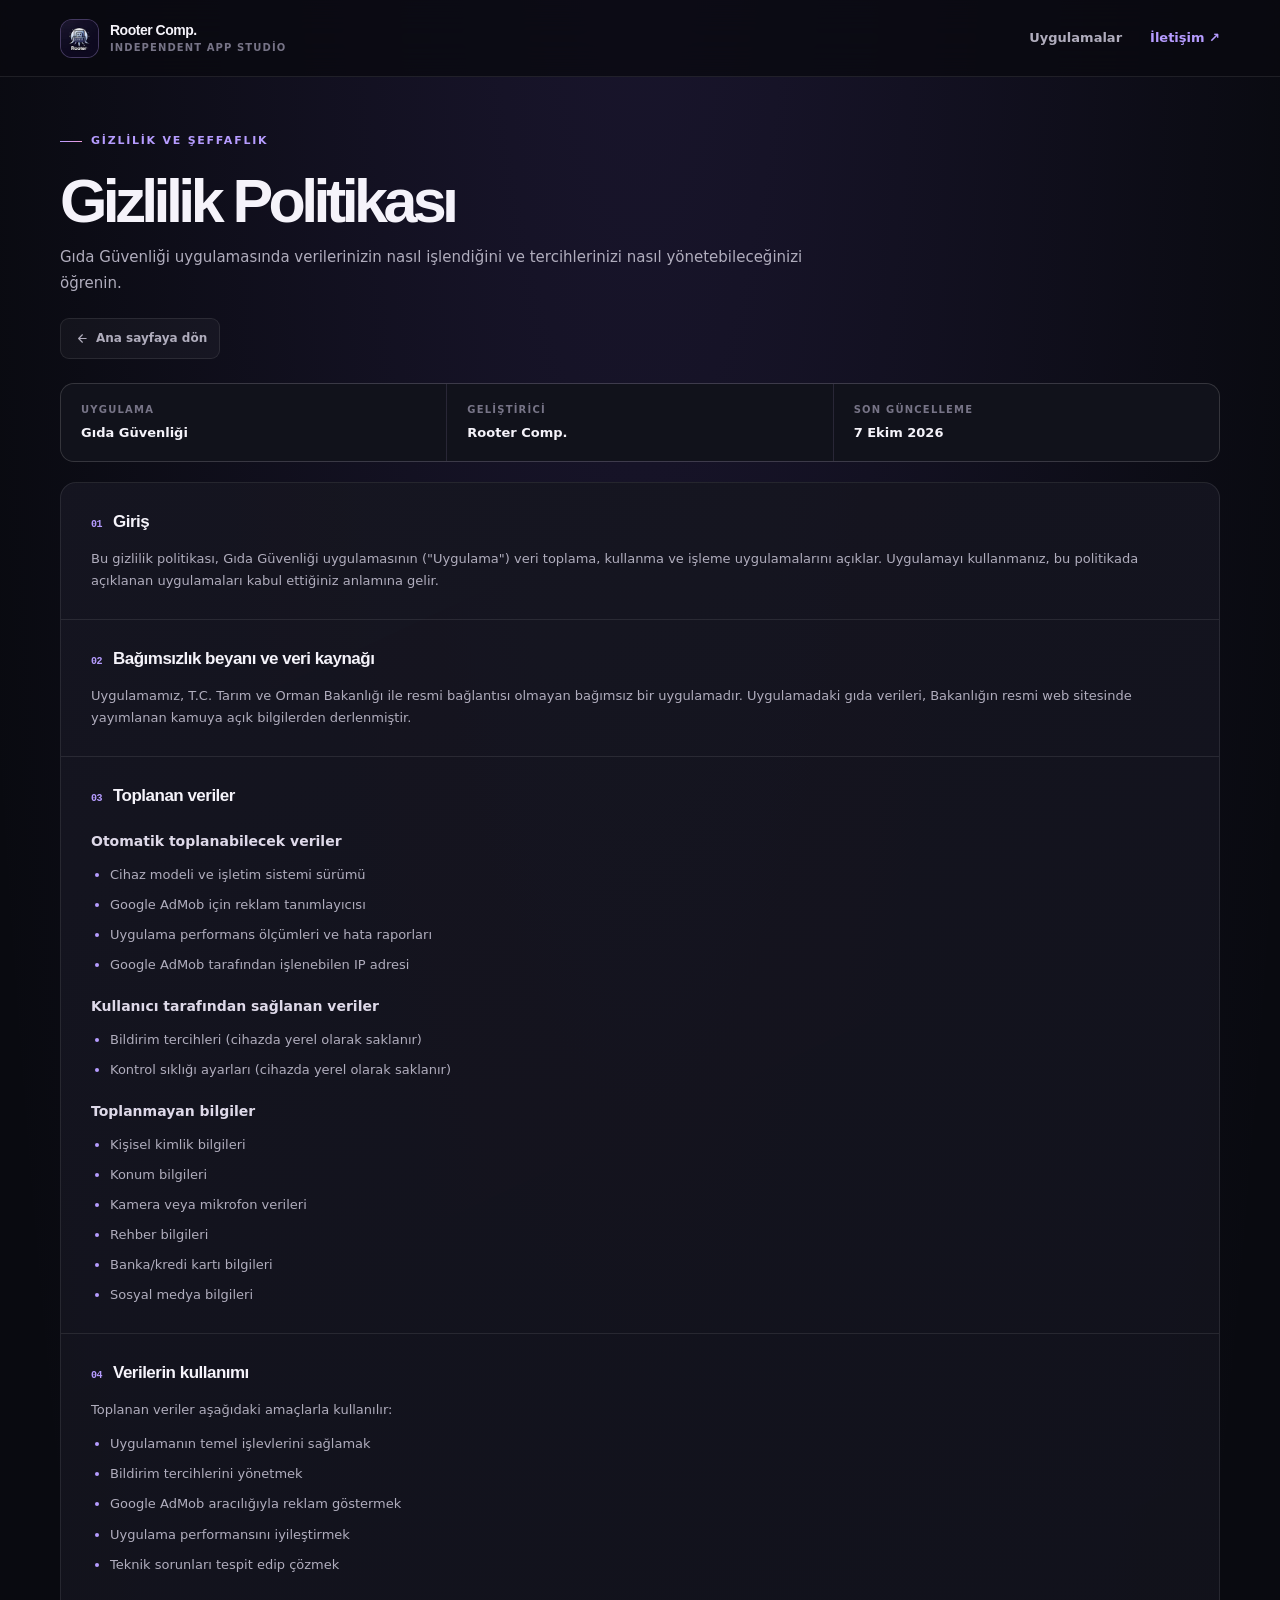
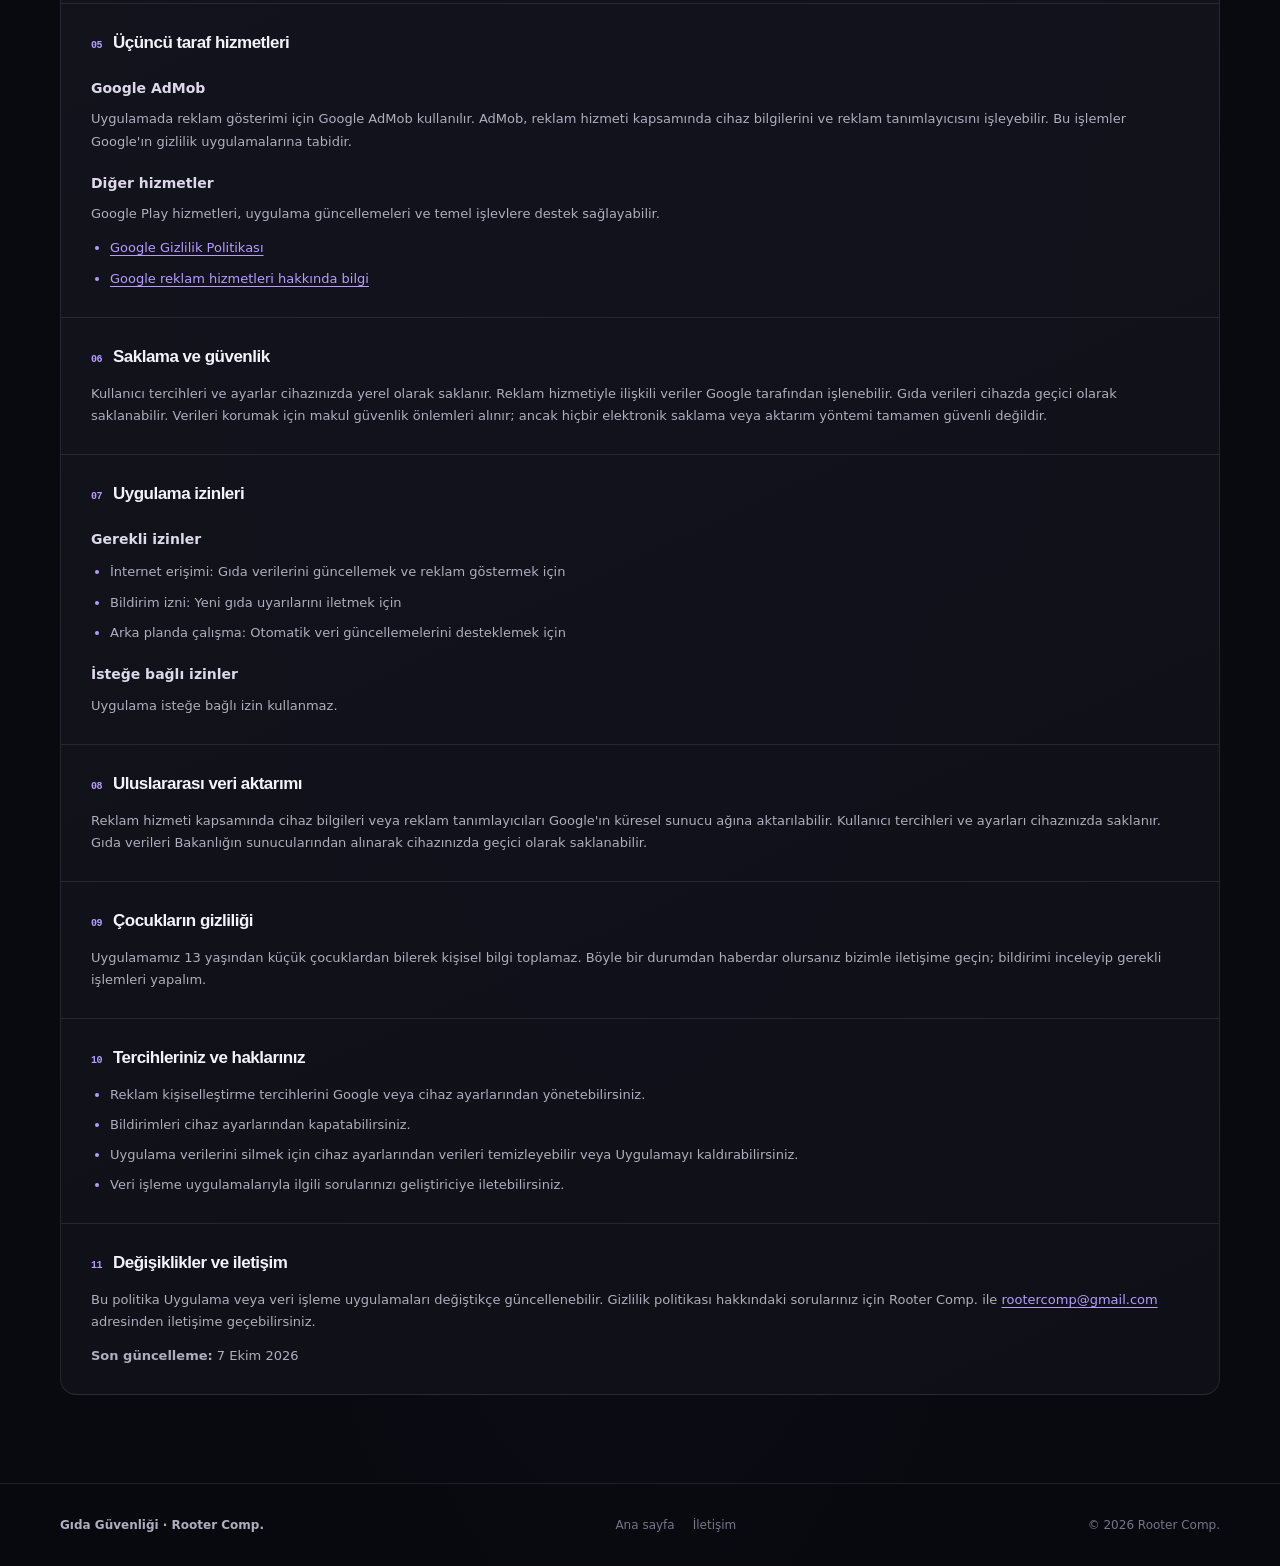
<file: privacytagsis.html>
<!DOCTYPE html>
<html lang="tr">
<head>
    <meta charset="UTF-8">
    <meta name="viewport" content="width=device-width, initial-scale=1">
    <meta name="theme-color" content="#090a10">
    <meta name="description" content="Rooter Comp. tarafından geliştirilen Gıda Güvenliği uygulamasının gizlilik politikası.">
    <title>Gizlilik Politikası — Gıda Güvenliği | Rooter Comp.</title>
    <link rel="icon" href="/images/logo.png" type="image/png">
    <link rel="stylesheet" href="/styles.css">
</head>
<body>
    <header class="site-header">
        <div class="nav-wrap">
            <a class="brand" href="/" aria-label="Rooter Comp. ana sayfa">
                <img class="brand-logo" src="/images/logo.png" alt="">
                <span class="brand-copy"><span class="brand-name">Rooter Comp.</span><span class="brand-caption">Independent app studio</span></span>
            </a>
            <nav class="site-nav" aria-label="Ana gezinme">
                <a href="/">Uygulamalar</a>
                <a class="nav-cta" href="mailto:rootercomp@gmail.com">İletişim ↗</a>
            </nav>
        </div>
    </header>

    <main class="container page-main">
        <div class="page-intro">
            <span class="eyebrow">Gizlilik ve şeffaflık</span>
            <h1>Gizlilik Politikası</h1>
            <p>Gıda Güvenliği uygulamasında verilerinizin nasıl işlendiğini ve tercihlerinizi nasıl yönetebileceğinizi öğrenin.</p>
        </div>
        <nav class="policy-return" aria-label="Sayfa gezinmesi">
            <a class="return-primary" href="/">
                <svg viewBox="0 0 24 24" fill="none" stroke="currentColor" stroke-width="1.8" stroke-linecap="round" stroke-linejoin="round" aria-hidden="true"><path d="m15 18-6-6 6-6M9 12h12"></path></svg>
                Ana sayfaya dön
            </a>
        </nav>

        <dl class="policy-meta">
            <div><dt>Uygulama</dt><dd>Gıda Güvenliği</dd></div>
            <div><dt>Geliştirici</dt><dd>Rooter Comp.</dd></div>
            <div><dt>Son güncelleme</dt><dd>7 Ekim 2026</dd></div>
        </dl>

        <article class="policy-content">
            <section class="policy-section">
                <h2><span>01</span> Giriş</h2>
                <p>Bu gizlilik politikası, Gıda Güvenliği uygulamasının ("Uygulama") veri toplama, kullanma ve işleme uygulamalarını açıklar. Uygulamayı kullanmanız, bu politikada açıklanan uygulamaları kabul ettiğiniz anlamına gelir.</p>
            </section>

            <section class="policy-section">
                <h2><span>02</span> Bağımsızlık beyanı ve veri kaynağı</h2>
                <p>Uygulamamız, T.C. Tarım ve Orman Bakanlığı ile resmi bağlantısı olmayan bağımsız bir uygulamadır. Uygulamadaki gıda verileri, Bakanlığın resmi web sitesinde yayımlanan kamuya açık bilgilerden derlenmiştir.</p>
            </section>

            <section class="policy-section">
                <h2><span>03</span> Toplanan veriler</h2>
                <h3>Otomatik toplanabilecek veriler</h3>
                <ul>
                    <li>Cihaz modeli ve işletim sistemi sürümü</li>
                    <li>Google AdMob için reklam tanımlayıcısı</li>
                    <li>Uygulama performans ölçümleri ve hata raporları</li>
                    <li>Google AdMob tarafından işlenebilen IP adresi</li>
                </ul>
                <h3>Kullanıcı tarafından sağlanan veriler</h3>
                <ul>
                    <li>Bildirim tercihleri (cihazda yerel olarak saklanır)</li>
                    <li>Kontrol sıklığı ayarları (cihazda yerel olarak saklanır)</li>
                </ul>
                <h3>Toplanmayan bilgiler</h3>
                <ul>
                    <li>Kişisel kimlik bilgileri</li>
                    <li>Konum bilgileri</li>
                    <li>Kamera veya mikrofon verileri</li>
                    <li>Rehber bilgileri</li>
                    <li>Banka/kredi kartı bilgileri</li>
                    <li>Sosyal medya bilgileri</li>
                </ul>
            </section>

            <section class="policy-section">
                <h2><span>04</span> Verilerin kullanımı</h2>
                <p>Toplanan veriler aşağıdaki amaçlarla kullanılır:</p>
                <ul>
                    <li>Uygulamanın temel işlevlerini sağlamak</li>
                    <li>Bildirim tercihlerini yönetmek</li>
                    <li>Google AdMob aracılığıyla reklam göstermek</li>
                    <li>Uygulama performansını iyileştirmek</li>
                    <li>Teknik sorunları tespit edip çözmek</li>
                </ul>
            </section>

            <section class="policy-section">
                <h2><span>05</span> Üçüncü taraf hizmetleri</h2>
                <h3>Google AdMob</h3>
                <p>Uygulamada reklam gösterimi için Google AdMob kullanılır. AdMob, reklam hizmeti kapsamında cihaz bilgilerini ve reklam tanımlayıcısını işleyebilir. Bu işlemler Google'ın gizlilik uygulamalarına tabidir.</p>
                <h3>Diğer hizmetler</h3>
                <p>Google Play hizmetleri, uygulama güncellemeleri ve temel işlevlere destek sağlayabilir.</p>
                <ul>
                    <li><a href="https://policies.google.com/privacy" target="_blank" rel="noopener noreferrer">Google Gizlilik Politikası</a></li>
                    <li><a href="https://support.google.com/admob/answer/6128543?hl=tr" target="_blank" rel="noopener noreferrer">Google reklam hizmetleri hakkında bilgi</a></li>
                </ul>
            </section>

            <section class="policy-section">
                <h2><span>06</span> Saklama ve güvenlik</h2>
                <p>Kullanıcı tercihleri ve ayarlar cihazınızda yerel olarak saklanır. Reklam hizmetiyle ilişkili veriler Google tarafından işlenebilir. Gıda verileri cihazda geçici olarak saklanabilir. Verileri korumak için makul güvenlik önlemleri alınır; ancak hiçbir elektronik saklama veya aktarım yöntemi tamamen güvenli değildir.</p>
            </section>

            <section class="policy-section">
                <h2><span>07</span> Uygulama izinleri</h2>
                <h3>Gerekli izinler</h3>
                <ul>
                    <li>İnternet erişimi: Gıda verilerini güncellemek ve reklam göstermek için</li>
                    <li>Bildirim izni: Yeni gıda uyarılarını iletmek için</li>
                    <li>Arka planda çalışma: Otomatik veri güncellemelerini desteklemek için</li>
                </ul>
                <h3>İsteğe bağlı izinler</h3>
                <p>Uygulama isteğe bağlı izin kullanmaz.</p>
            </section>

            <section class="policy-section">
                <h2><span>08</span> Uluslararası veri aktarımı</h2>
                <p>Reklam hizmeti kapsamında cihaz bilgileri veya reklam tanımlayıcıları Google'ın küresel sunucu ağına aktarılabilir. Kullanıcı tercihleri ve ayarları cihazınızda saklanır. Gıda verileri Bakanlığın sunucularından alınarak cihazınızda geçici olarak saklanabilir.</p>
            </section>

            <section class="policy-section">
                <h2><span>09</span> Çocukların gizliliği</h2>
                <p>Uygulamamız 13 yaşından küçük çocuklardan bilerek kişisel bilgi toplamaz. Böyle bir durumdan haberdar olursanız bizimle iletişime geçin; bildirimi inceleyip gerekli işlemleri yapalım.</p>
            </section>

            <section class="policy-section">
                <h2><span>10</span> Tercihleriniz ve haklarınız</h2>
                <ul>
                    <li>Reklam kişiselleştirme tercihlerini Google veya cihaz ayarlarından yönetebilirsiniz.</li>
                    <li>Bildirimleri cihaz ayarlarından kapatabilirsiniz.</li>
                    <li>Uygulama verilerini silmek için cihaz ayarlarından verileri temizleyebilir veya Uygulamayı kaldırabilirsiniz.</li>
                    <li>Veri işleme uygulamalarıyla ilgili sorularınızı geliştiriciye iletebilirsiniz.</li>
                </ul>
            </section>

            <section class="policy-section">
                <h2><span>11</span> Değişiklikler ve iletişim</h2>
                <p>Bu politika Uygulama veya veri işleme uygulamaları değiştikçe güncellenebilir. Gizlilik politikası hakkındaki sorularınız için Rooter Comp. ile <a href="mailto:rootercomp@gmail.com">rootercomp@gmail.com</a> adresinden iletişime geçebilirsiniz.</p>
                <p><strong>Son güncelleme:</strong> 7 Ekim 2026</p>
            </section>
        </article>
    </main>

    <footer class="site-footer">
        <div class="footer-wrap">
            <span class="footer-brand">Gıda Güvenliği <span aria-hidden="true">·</span> Rooter Comp.</span>
            <div class="footer-links"><a href="/">Ana sayfa</a><a href="mailto:rootercomp@gmail.com">İletişim</a></div>
            <span>© 2026 Rooter Comp.</span>
        </div>
    </footer>
</body>
</html>
</file>
<file: styles.css>
:root {
    color-scheme: dark;
    --page: #090a10;
    --surface: #11121b;
    --surface-soft: #151621;
    --surface-lift: #1a1b28;
    --line: rgba(255, 255, 255, .09);
    --text: #f5f3fa;
    --muted: #b0adbd;
    --quiet: #777487;
    --purple: #b69cff;
    --pink: #f09bdb;
    --glow: rgba(163, 124, 255, .16);
    --width: 1160px;
    font-family: "DM Sans", ui-sans-serif, system-ui, -apple-system, BlinkMacSystemFont, "Segoe UI", sans-serif;
    font-synthesis: none;
    text-rendering: optimizeLegibility;
    -webkit-font-smoothing: antialiased;
    -moz-osx-font-smoothing: grayscale;
}

* { box-sizing: border-box; }
html { scroll-behavior: smooth; scroll-padding-top: 88px; }
body {
    min-width: 320px;
    margin: 0;
    background:
        radial-gradient(ellipse at 50% -18%, rgba(126, 91, 224, .15), transparent 43rem),
        var(--page);
    color: var(--text);
    font-size: 15px;
    line-height: 1.7;
}
img { display: block; max-width: 100%; }
a { color: inherit; text-decoration: none; }
a:hover { color: var(--purple); }
a:focus-visible {
    outline: 2px solid var(--purple);
    outline-offset: 4px;
    border-radius: 5px;
}
button, a { -webkit-tap-highlight-color: transparent; }

.site-header {
    position: sticky;
    z-index: 10;
    top: 0;
    border-bottom: 1px solid var(--line);
    background: rgba(9, 10, 16, .78);
    backdrop-filter: blur(18px);
}
.nav-wrap, .container, .footer-wrap {
    width: min(var(--width), calc(100% - 56px));
    margin-inline: auto;
}
.nav-wrap {
    min-height: 76px;
    display: flex;
    align-items: center;
    justify-content: space-between;
    gap: 24px;
}
.brand {
    display: inline-flex;
    flex: 0 0 auto;
    align-items: center;
    gap: 11px;
}
.brand-logo {
    width: 39px;
    height: 39px;
    overflow: hidden;
    border: 1px solid rgba(182, 156, 255, .28);
    border-radius: 12px;
    background: #171322;
    object-fit: cover;
}
.brand-copy { display: grid; line-height: 1.15; }
.brand-name {
    font-family: Manrope, "DM Sans", sans-serif;
    font-size: 14px;
    font-weight: 800;
    letter-spacing: -.035em;
}
.brand-caption {
    margin-top: 4px;
    color: var(--quiet);
    font-size: 10px;
    font-weight: 600;
    letter-spacing: .11em;
    text-transform: uppercase;
}
.site-nav { display: flex; align-items: center; gap: 28px; }
.site-nav a {
    color: var(--muted);
    font-size: 13px;
    font-weight: 600;
    transition: color .18s ease;
}
.site-nav a:hover, .site-nav a[aria-current="page"] { color: var(--text); }
.site-nav .nav-cta { color: var(--purple); }

.hero {
    position: relative;
    padding: 96px 0 80px;
}
.hero::before {
    position: absolute;
    z-index: -1;
    top: 48px;
    right: 5%;
    width: 290px;
    height: 290px;
    border-radius: 50%;
    background: var(--glow);
    content: "";
    filter: blur(95px);
    pointer-events: none;
}
.eyebrow {
    display: inline-flex;
    align-items: center;
    gap: 9px;
    color: var(--purple);
    font-size: 11px;
    font-weight: 700;
    letter-spacing: .16em;
    text-transform: uppercase;
}
.eyebrow::before {
    width: 22px;
    height: 1px;
    background: linear-gradient(90deg, var(--purple), var(--pink));
    content: "";
}
.hero h1, .page-intro h1 {
    max-width: 820px;
    margin: 20px 0 18px;
    font-family: Manrope, "DM Sans", sans-serif;
    font-size: clamp(48px, 8vw, 88px);
    font-weight: 700;
    letter-spacing: -.075em;
    line-height: .99;
}
.gradient-text {
    background: linear-gradient(100deg, #cfbaff 8%, #f3a8dc 83%);
    -webkit-background-clip: text;
    background-clip: text;
    color: transparent;
}
.hero-lead {
    max-width: 620px;
    margin: 0;
    color: var(--muted);
    font-size: 17px;
    line-height: 1.8;
}
.hero-actions { display: flex; flex-wrap: wrap; gap: 12px; margin-top: 28px; }
.button {
    min-height: 46px;
    display: inline-flex;
    align-items: center;
    justify-content: center;
    gap: 10px;
    padding: 0 17px;
    border: 1px solid var(--line);
    border-radius: 10px;
    background: rgba(255, 255, 255, .035);
    color: var(--text);
    font-size: 13px;
    font-weight: 700;
    transition: transform .18s ease, border-color .18s ease, background .18s ease;
}
.button:hover { transform: translateY(-2px); }
.button-primary {
    border-color: transparent;
    background: linear-gradient(110deg, #8e6ae0, #c277c1);
    box-shadow: 0 8px 26px rgba(140, 101, 224, .22);
    color: #fff;
}
.button-primary:hover { color: #fff; filter: brightness(1.08); }
.button svg { width: 16px; height: 16px; }
.hero-note { margin-top: 26px; color: var(--quiet); font-size: 12px; }

.section { padding: 36px 0 92px; }
.section-heading {
    display: flex;
    align-items: end;
    justify-content: space-between;
    gap: 24px;
    margin-bottom: 27px;
}
.section-heading h2, .content-panel h2 {
    margin: 8px 0 0;
    font-family: Manrope, "DM Sans", sans-serif;
    font-size: clamp(24px, 3vw, 34px);
    font-weight: 700;
    letter-spacing: -.055em;
    line-height: 1.2;
}
.section-heading p { max-width: 360px; margin: 0; color: var(--quiet); font-size: 13px; }
.app-grid { display: grid; grid-template-columns: repeat(2, minmax(0, 1fr)); gap: 18px; }
.app-card {
    position: relative;
    overflow: hidden;
    border: 1px solid var(--line);
    border-radius: 18px;
    background: linear-gradient(145deg, rgba(24, 24, 37, .98), rgba(15, 16, 24, .98));
    transition: border-color .22s ease, transform .22s ease, box-shadow .22s ease;
}
.app-card:hover {
    transform: translateY(-4px);
    border-color: rgba(182, 156, 255, .3);
    box-shadow: 0 24px 60px rgba(0, 0, 0, .28), 0 0 35px rgba(163, 124, 255, .07);
}
.card-image {
    position: relative;
    height: 270px;
    overflow: hidden;
    background: #15131d;
}
.card-image::after {
    position: absolute;
    inset: 35% 0 0;
    background: linear-gradient(0deg, rgba(17, 18, 27, .95), transparent);
    content: "";
}
.card-image > img:not(.card-icon) {
    width: 100%;
    height: 100%;
    object-fit: cover;
    transition: transform .5s cubic-bezier(.2,.7,.2,1);
}
.app-card:hover .card-image > img:not(.card-icon) { transform: scale(1.04); }
.card-icon {
    position: absolute;
    z-index: 1;
    bottom: 14px;
    left: 24px;
    display: block;
    width: 62px;
    height: 62px;
    max-width: none;
    object-fit: cover;
    border: 3px solid #15151f;
    border-radius: 18px;
    background: #1b1725;
    object-fit: cover;
    box-shadow: 0 8px 26px rgba(0, 0, 0, .35);
}
.card-body { padding: 21px 24px 24px; }
.card-kicker {
    color: var(--pink);
    font-size: 10px;
    font-weight: 700;
    letter-spacing: .14em;
    text-transform: uppercase;
}
.card-body h3 {
    margin: 7px 0 8px;
    font-family: Manrope, "DM Sans", sans-serif;
    font-size: 23px;
    letter-spacing: -.045em;
}
.card-body p { min-height: 50px; margin: 0; color: var(--muted); font-size: 13px; }
.card-bottom {
    display: flex;
    align-items: center;
    justify-content: space-between;
    gap: 16px;
    margin-top: 20px;
    padding-top: 17px;
    border-top: 1px solid var(--line);
    color: var(--purple);
    font-size: 12px;
    font-weight: 700;
}
.card-bottom span:last-child { color: var(--quiet); font-weight: 500; }

.page-main { padding: 48px 0 88px; }
.breadcrumbs {
    display: flex;
    flex-wrap: wrap;
    align-items: center;
    gap: 9px;
    margin: 0 0 25px;
    color: var(--quiet);
    font-size: 12px;
}
.breadcrumbs a { color: var(--muted); }
.breadcrumbs .separator { color: #514c5d; }
.product-hero {
    display: grid;
    grid-template-columns: 1fr minmax(230px, 310px);
    align-items: center;
    gap: 35px;
    overflow: hidden;
    padding: clamp(24px, 5vw, 48px);
    border: 1px solid var(--line);
    border-radius: 22px;
    background:
        radial-gradient(ellipse at 93% 15%, rgba(189, 135, 236, .16), transparent 24rem),
        linear-gradient(145deg, #171722, #10111a 70%);
}
.product-hero--tasbeeh {
    background:
        radial-gradient(ellipse at 93% 15%, rgba(92, 122, 237, .2), transparent 24rem),
        linear-gradient(145deg, #171722, #10111a 70%);
}
.product-hero--game {
    background:
        radial-gradient(ellipse at 93% 15%, rgba(236, 97, 176, .18), transparent 24rem),
        linear-gradient(145deg, #171722, #10111a 70%);
}
.product-copy h1 {
    margin: 13px 0 13px;
    font-family: Manrope, "DM Sans", sans-serif;
    font-size: clamp(38px, 6vw, 59px);
    letter-spacing: -.07em;
    line-height: 1.03;
}
.product-copy > p { max-width: 620px; margin: 0; color: var(--muted); font-size: 15px; }
.product-showcase {
    position: relative;
    min-width: 0;
    min-height: 390px;
    display: grid;
    place-items: center;
    isolation: isolate;
}
.product-showcase::before, .product-showcase::after {
    position: absolute;
    z-index: -1;
    border: 1px solid rgba(255, 255, 255, .08);
    border-radius: 50%;
    content: "";
}
.product-showcase::before { width: 285px; height: 285px; }
.product-showcase::after { width: 225px; height: 225px; border-color: rgba(255, 255, 255, .055); }
.showcase-device {
    position: relative;
    z-index: 1;
    width: min(205px, 72%);
    height: 372px;
    margin: 0;
    padding: 7px;
    overflow: hidden;
    border: 1px solid rgba(255, 255, 255, .19);
    border-radius: 31px;
    background: linear-gradient(145deg, #33303e, #0a0a0e 48%);
    box-shadow: 0 26px 70px rgba(0, 0, 0, .52), 0 0 40px rgba(182, 156, 255, .08);
    transform: rotate(3deg);
    transition: transform .28s ease;
}
.product-showcase:hover .showcase-device { transform: rotate(0deg) translateY(-4px); }
.showcase-device::before {
    position: absolute;
    z-index: 2;
    top: 10px;
    left: 50%;
    width: 35px;
    height: 5px;
    border-radius: 5px;
    background: rgba(5, 5, 8, .8);
    content: "";
    transform: translateX(-50%);
}
.showcase-device img {
    width: 100%;
    height: 100%;
    border-radius: 24px;
    background: #08090d;
    object-fit: cover;
    object-position: center;
}
.showcase-badge {
    position: absolute;
    z-index: 3;
    right: 0;
    bottom: 38px;
    display: flex;
    align-items: center;
    gap: 10px;
    padding: 10px 15px 10px 10px;
    border: 1px solid rgba(255, 255, 255, .12);
    border-radius: 14px;
    background: rgba(18, 18, 28, .95);
    box-shadow: 0 14px 35px rgba(0, 0, 0, .35);
    color: var(--text);
    font-size: 11px;
    font-weight: 700;
    white-space: nowrap;
    backdrop-filter: blur(12px);
}
.showcase-badge img {
    width: 37px;
    height: 37px;
    border: 1px solid rgba(255, 255, 255, .14);
    border-radius: 11px;
    object-fit: cover;
}
.showcase-label {
    position: absolute;
    z-index: 2;
    top: 26px;
    left: 0;
    padding: 8px 11px;
    border: 1px solid rgba(255, 255, 255, .1);
    border-radius: 9px;
    background: rgba(18, 18, 28, .88);
    color: var(--muted);
    font-size: 10px;
    font-weight: 600;
    letter-spacing: .035em;
}
.feature-list {
    display: grid;
    grid-template-columns: repeat(2, minmax(0, 1fr));
    gap: 10px 18px;
    margin: 23px 0 0;
    padding: 0;
    list-style: none;
}
.feature-list li { display: flex; align-items: flex-start; gap: 10px; color: #d4d0df; font-size: 13px; }
.feature-list li::before {
    width: 7px;
    height: 7px;
    flex: 0 0 7px;
    margin-top: 8px;
    border-radius: 50%;
    background: linear-gradient(135deg, var(--purple), var(--pink));
    content: "";
    box-shadow: 0 0 12px rgba(182, 156, 255, .42);
}
.product-actions { margin-top: 25px; }
.product-actions .button-secondary:hover { border-color: rgba(182, 156, 255, .35); }
.content-panel {
    margin-top: 22px;
    padding: clamp(22px, 4vw, 34px);
    border: 1px solid var(--line);
    border-radius: 18px;
    background: rgba(17, 18, 27, .78);
}
.gallery-heading {
    display: flex;
    align-items: end;
    justify-content: space-between;
    gap: 20px;
}
.gallery-heading p { max-width: 360px; }
.gallery-hint { flex: 0 0 auto; color: var(--quiet); font-size: 11px; }
.content-panel > p { max-width: 760px; margin: 11px 0 0; color: var(--muted); font-size: 13px; }
.screenshots {
    display: grid;
    grid-auto-columns: minmax(0, 1fr);
    grid-auto-flow: column;
    grid-auto-rows: max-content;
    align-items: start;
    gap: 12px;
    margin-top: 23px;
}
.screenshot-card {
    min-width: 0;
    margin: 0;
    overflow: hidden;
    border: 1px solid rgba(255, 255, 255, .09);
    border-radius: 14px;
    background: #0b0c13;
    transition: transform .2s ease, border-color .2s ease, box-shadow .2s ease;
}
.screenshot-card:hover {
    transform: translateY(-4px);
    border-color: rgba(182, 156, 255, .36);
    box-shadow: 0 18px 40px rgba(0, 0, 0, .22);
}
.screenshot {
    width: 100%;
    height: auto;
    aspect-ratio: auto;
    border: 0;
    border-radius: 13px 13px 0 0;
    background: #08090d;
    object-fit: contain;
}
.screenshot-card figcaption {
    min-height: 37px;
    display: flex;
    align-items: center;
    padding: 8px 11px;
    border-top: 1px solid rgba(255, 255, 255, .06);
    color: var(--muted);
    font-size: 10px;
    line-height: 1.35;
}
.policy-return {
    display: flex;
    flex-wrap: wrap;
    align-items: center;
    gap: 10px;
    margin: -12px 0 24px;
}
.policy-return a {
    display: inline-flex;
    align-items: center;
    gap: 8px;
    color: var(--muted);
    font-size: 12px;
    font-weight: 650;
    transition: color .18s ease, border-color .18s ease, background .18s ease;
}
.policy-return a:hover { color: var(--purple); }
.policy-return .return-primary {
    padding: 9px 12px;
    border: 1px solid var(--line);
    border-radius: 9px;
    background: rgba(255, 255, 255, .035);
}
.policy-return .return-primary:hover {
    border-color: rgba(182, 156, 255, .3);
    background: rgba(182, 156, 255, .08);
}
.policy-return svg { width: 15px; height: 15px; }

.page-intro { max-width: 760px; margin-bottom: 34px; }
.page-intro h1 { margin-bottom: 14px; font-size: clamp(40px, 6vw, 61px); }
.page-intro p { margin: 0; color: var(--muted); }
.policy-meta {
    display: grid;
    grid-template-columns: repeat(3, minmax(0, 1fr));
    gap: 1px;
    overflow: hidden;
    margin-bottom: 20px;
    border: 1px solid var(--line);
    border-radius: 14px;
    background: var(--line);
}
.policy-meta > div { padding: 17px 20px; background: var(--surface); }
.policy-meta dt {
    margin-bottom: 4px;
    color: var(--quiet);
    font-size: 10px;
    font-weight: 700;
    letter-spacing: .12em;
    text-transform: uppercase;
}
.policy-meta dd { overflow-wrap: anywhere; margin: 0; font-size: 13px; font-weight: 600; }
.policy-layout { display: grid; grid-template-columns: 205px minmax(0, 1fr); align-items: start; gap: 18px; }
.toc {
    position: sticky;
    top: 96px;
    padding: 19px 14px;
    border: 1px solid var(--line);
    border-radius: 14px;
    background: rgba(17, 18, 27, .75);
}
.toc h2 {
    margin: 0 8px 10px;
    color: var(--quiet);
    font-size: 10px;
    letter-spacing: .13em;
    text-transform: uppercase;
}
.toc ol { display: grid; gap: 3px; margin: 0; padding: 0; list-style: none; }
.toc a {
    display: block;
    padding: 7px 8px;
    border-radius: 7px;
    color: var(--muted);
    font-size: 11px;
    line-height: 1.45;
}
.toc a:hover { background: rgba(182, 156, 255, .1); color: var(--purple); }
.policy-content {
    overflow: hidden;
    border: 1px solid var(--line);
    border-radius: 16px;
    background: linear-gradient(155deg, rgba(22, 22, 33, .94), rgba(15, 16, 24, .96));
}
.policy-section { padding: 25px 30px 27px; scroll-margin-top: 96px; }
.policy-section + .policy-section { border-top: 1px solid var(--line); }
.policy-section h2 {
    display: flex;
    align-items: baseline;
    gap: 11px;
    margin: 0 0 11px;
    font-family: Manrope, "DM Sans", sans-serif;
    font-size: 17px;
    letter-spacing: -.03em;
}
.policy-section h2 span {
    color: var(--purple);
    font: 600 10px/1 ui-monospace, SFMono-Regular, Menlo, Consolas, monospace;
}
.policy-section h3 { margin: 19px 0 8px; color: #ded9e9; font-size: 14px; }
.policy-section p, .policy-section li { color: var(--muted); font-size: 13px; }
.policy-section p { margin: 0 0 12px; }
.policy-section p:last-child { margin-bottom: 0; }
.policy-section ul { display: grid; gap: 8px; margin: 10px 0 0; padding-left: 19px; }
.policy-section li::marker { color: var(--purple); }
.policy-section a { color: var(--purple); text-decoration: underline; text-underline-offset: 3px; }
.policy-contact {
    margin: 20px 24px 24px;
    padding: 18px 20px;
    border: 1px solid rgba(182, 156, 255, .23);
    border-radius: 12px;
    background: linear-gradient(110deg, rgba(182, 156, 255, .1), rgba(240, 155, 219, .035));
}
.policy-contact strong { display: block; margin-bottom: 4px; }
.policy-contact p { margin: 0; color: var(--muted); font-size: 13px; }

.site-footer { border-top: 1px solid var(--line); background: rgba(8, 9, 14, .58); }
.footer-wrap {
    min-height: 82px;
    display: flex;
    align-items: center;
    justify-content: space-between;
    gap: 20px;
    color: var(--quiet);
    font-size: 12px;
}
.footer-brand { color: var(--muted); font-weight: 700; }
.footer-links { display: flex; flex-wrap: wrap; gap: 18px; }
.footer-links a:hover { color: var(--purple); }

@media (max-width: 760px) {
    .nav-wrap, .container, .footer-wrap { width: min(100% - 36px, 620px); }
    .nav-wrap { min-height: 68px; gap: 12px; }
    .site-nav { gap: 15px; }
    .site-nav a { font-size: 12px; }
    .hero { padding: 72px 0 56px; }
    .section { padding: 22px 0 66px; }
    .card-image { height: 220px; }
    .product-hero { grid-template-columns: minmax(0, 1fr) 210px; gap: 20px; }
    .product-showcase { min-height: 340px; }
    .showcase-device { height: 320px; }
    .showcase-badge { right: -9px; bottom: 28px; }
    .screenshots { grid-auto-columns: minmax(150px, 1fr); overflow-x: auto; padding: 0 0 10px; scroll-snap-type: x mandatory; }
    .screenshot-card { scroll-snap-align: start; }
    .policy-layout { grid-template-columns: 1fr; }
    .toc { position: static; }
    .toc ol { grid-template-columns: repeat(2, minmax(0, 1fr)); }
}
@media (max-width: 520px) {
    .nav-wrap, .container, .footer-wrap { width: calc(100% - 32px); }
    .brand-logo { width: 35px; height: 35px; border-radius: 11px; }
    .brand-caption { font-size: 9px; }
    .site-nav { gap: 11px; }
    .site-nav a { font-size: 11px; }
    .site-nav .nav-cta { display: none; }
    .hero { padding: 56px 0 42px; }
    .hero h1 { font-size: clamp(46px, 14vw, 64px); }
    .hero-lead { font-size: 15px; }
    .section-heading { display: block; }
    .section-heading p { margin-top: 10px; }
    .app-grid { grid-template-columns: 1fr; gap: 14px; }
    .card-image { height: 205px; }
    .card-body p { min-height: 0; }
    .page-main { padding: 34px 0 60px; }
    .product-hero { grid-template-columns: 1fr; }
    .product-showcase { min-height: 300px; grid-row: 1; }
    .product-showcase::before { width: 225px; height: 225px; }
    .product-showcase::after { width: 175px; height: 175px; }
    .showcase-device { width: 164px; height: 290px; border-radius: 26px; }
    .showcase-device img { border-radius: 20px; }
    .showcase-badge { right: max(0px, calc(50% - 125px)); bottom: 14px; }
    .showcase-label { top: 13px; left: max(0px, calc(50% - 127px)); }
    .product-copy { grid-row: 2; }
    .product-copy h1 { font-size: 43px; }
    .feature-list { grid-template-columns: 1fr; gap: 8px; }
    .screenshots { grid-auto-columns: minmax(195px, 76%); gap: 10px; }
    .gallery-heading { align-items: flex-start; flex-direction: column; gap: 8px; }
    .gallery-hint { display: none; }
    .policy-return { margin-top: -4px; }
    .policy-meta { grid-template-columns: 1fr; }
    .policy-meta > div { padding: 13px 16px; }
    .policy-section { padding: 21px 19px 23px; }
    .policy-contact { margin: 17px; padding: 16px; }
    .footer-wrap { min-height: 0; align-items: flex-start; flex-direction: column; justify-content: center; padding-block: 19px; }
}
@media (prefers-reduced-motion: reduce) {
    *, *::before, *::after {
        scroll-behavior: auto !important;
        transition-duration: .01ms !important;
        animation-duration: .01ms !important;
    }
}
</file>
